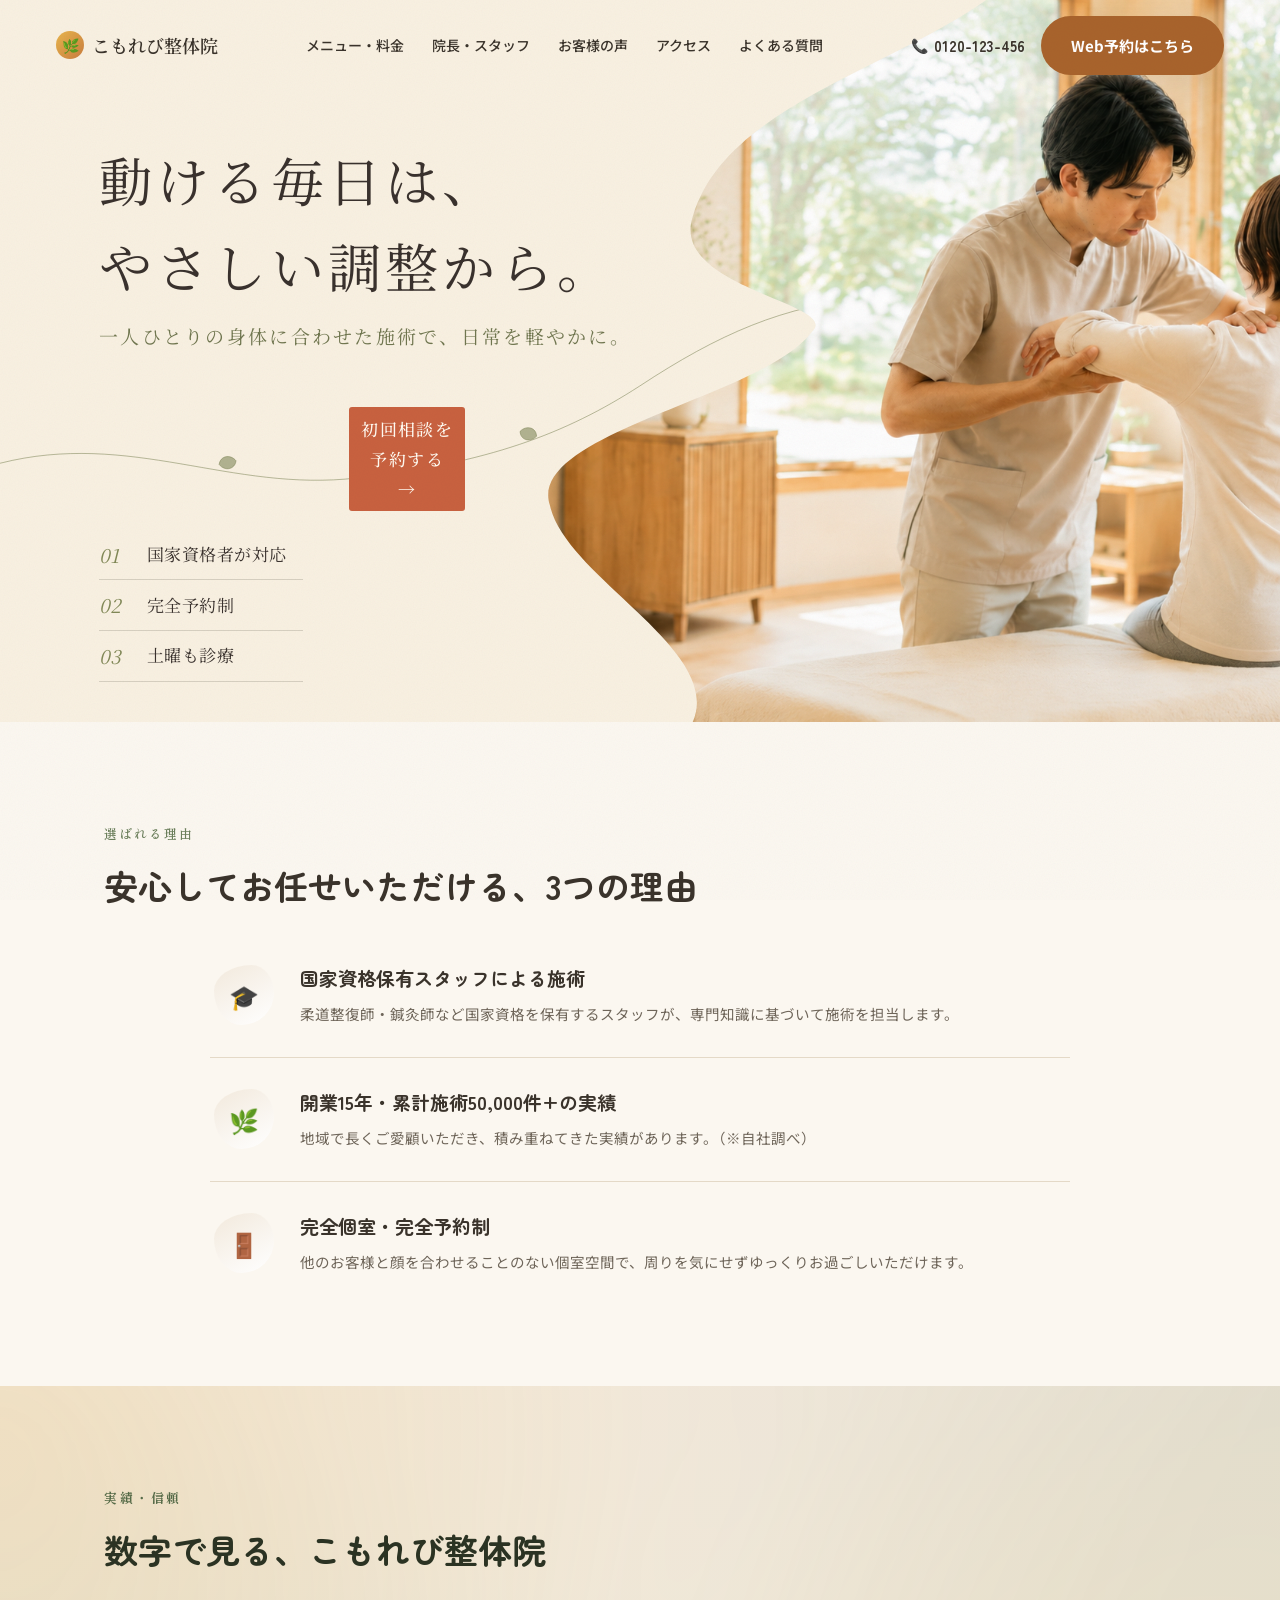
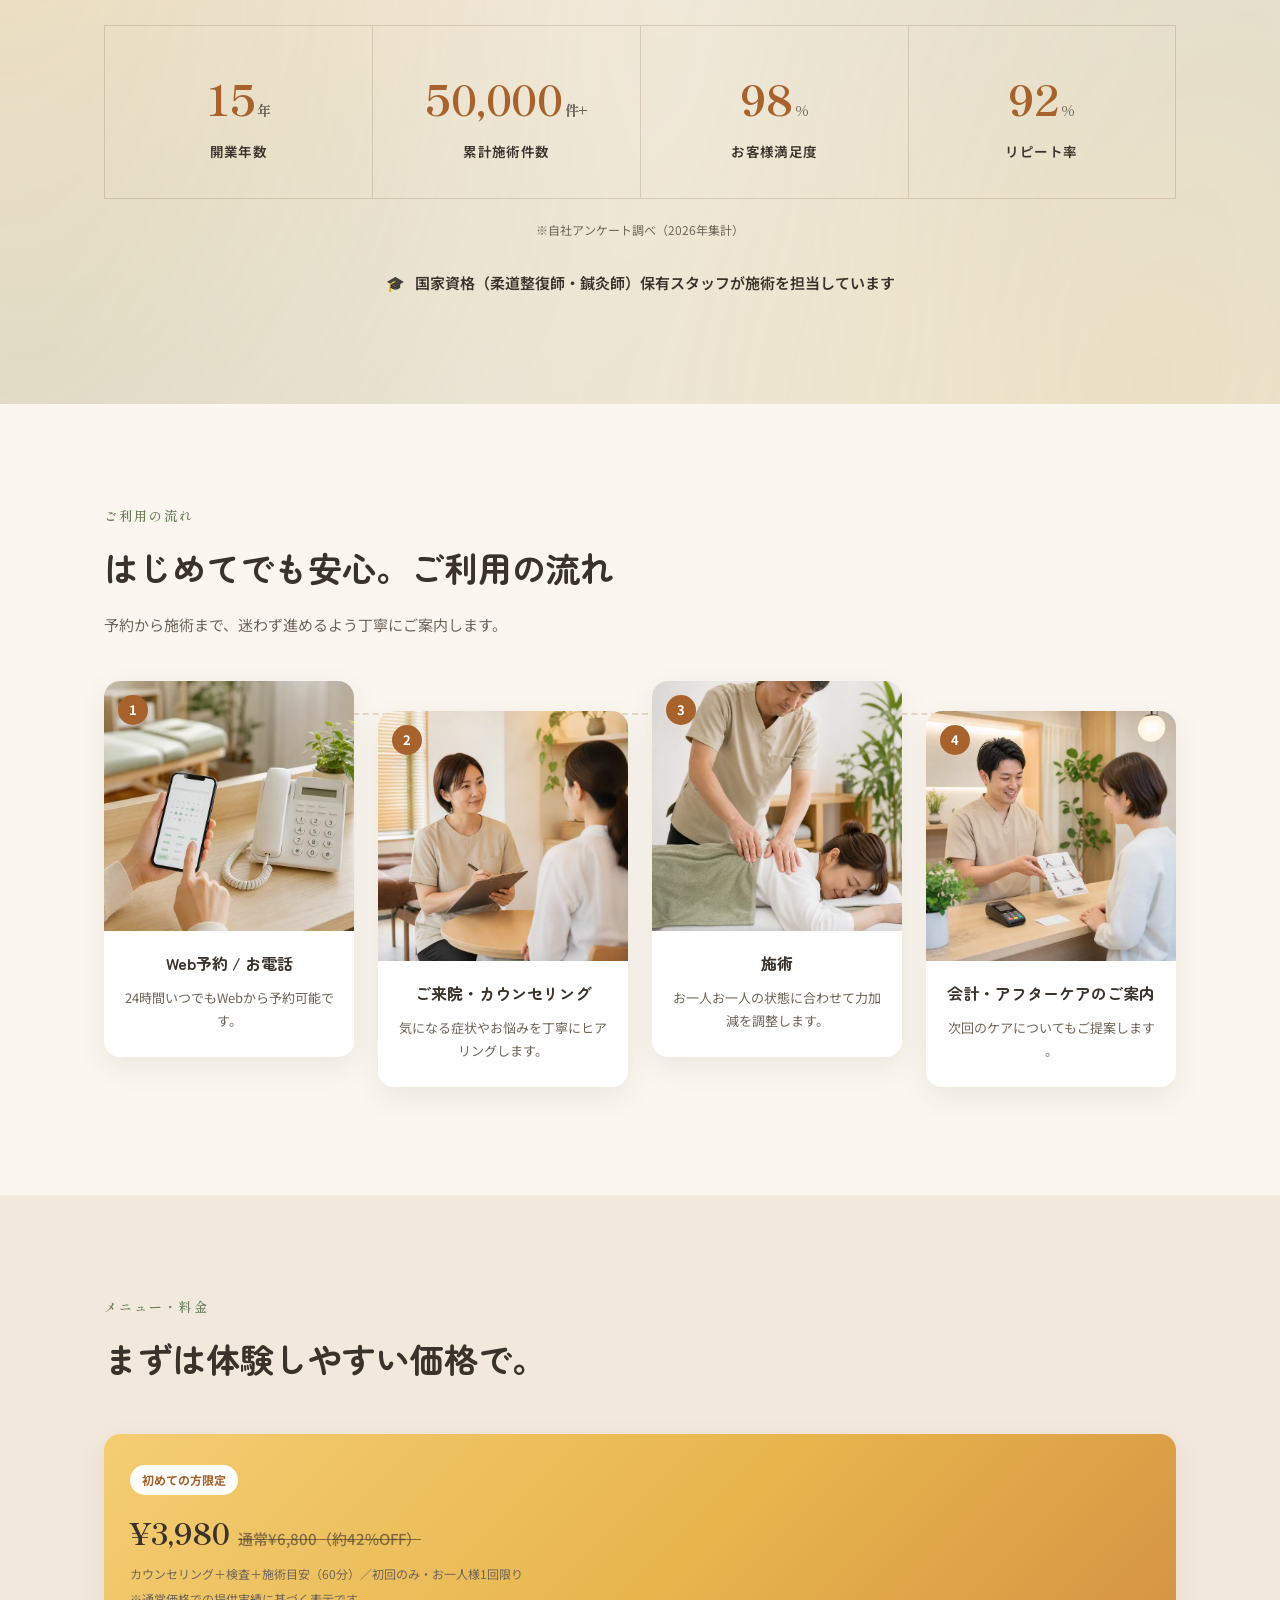
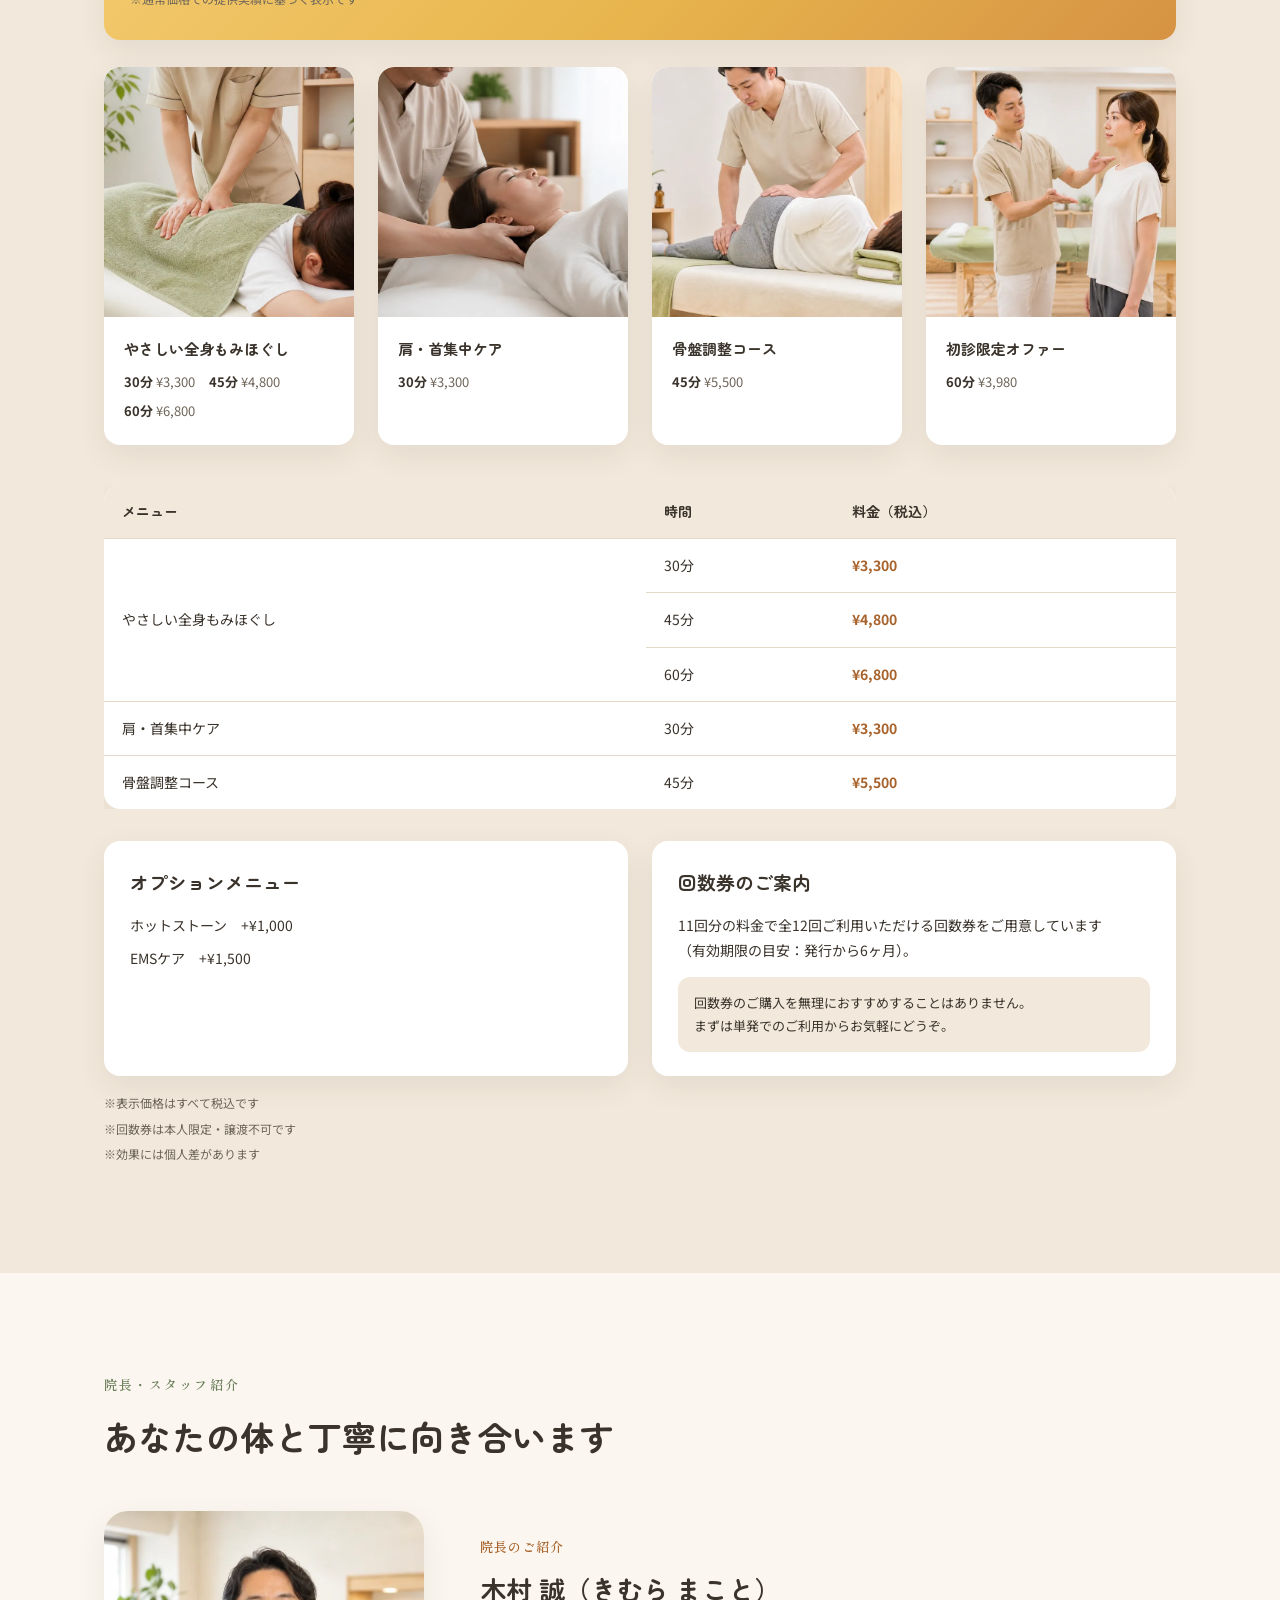
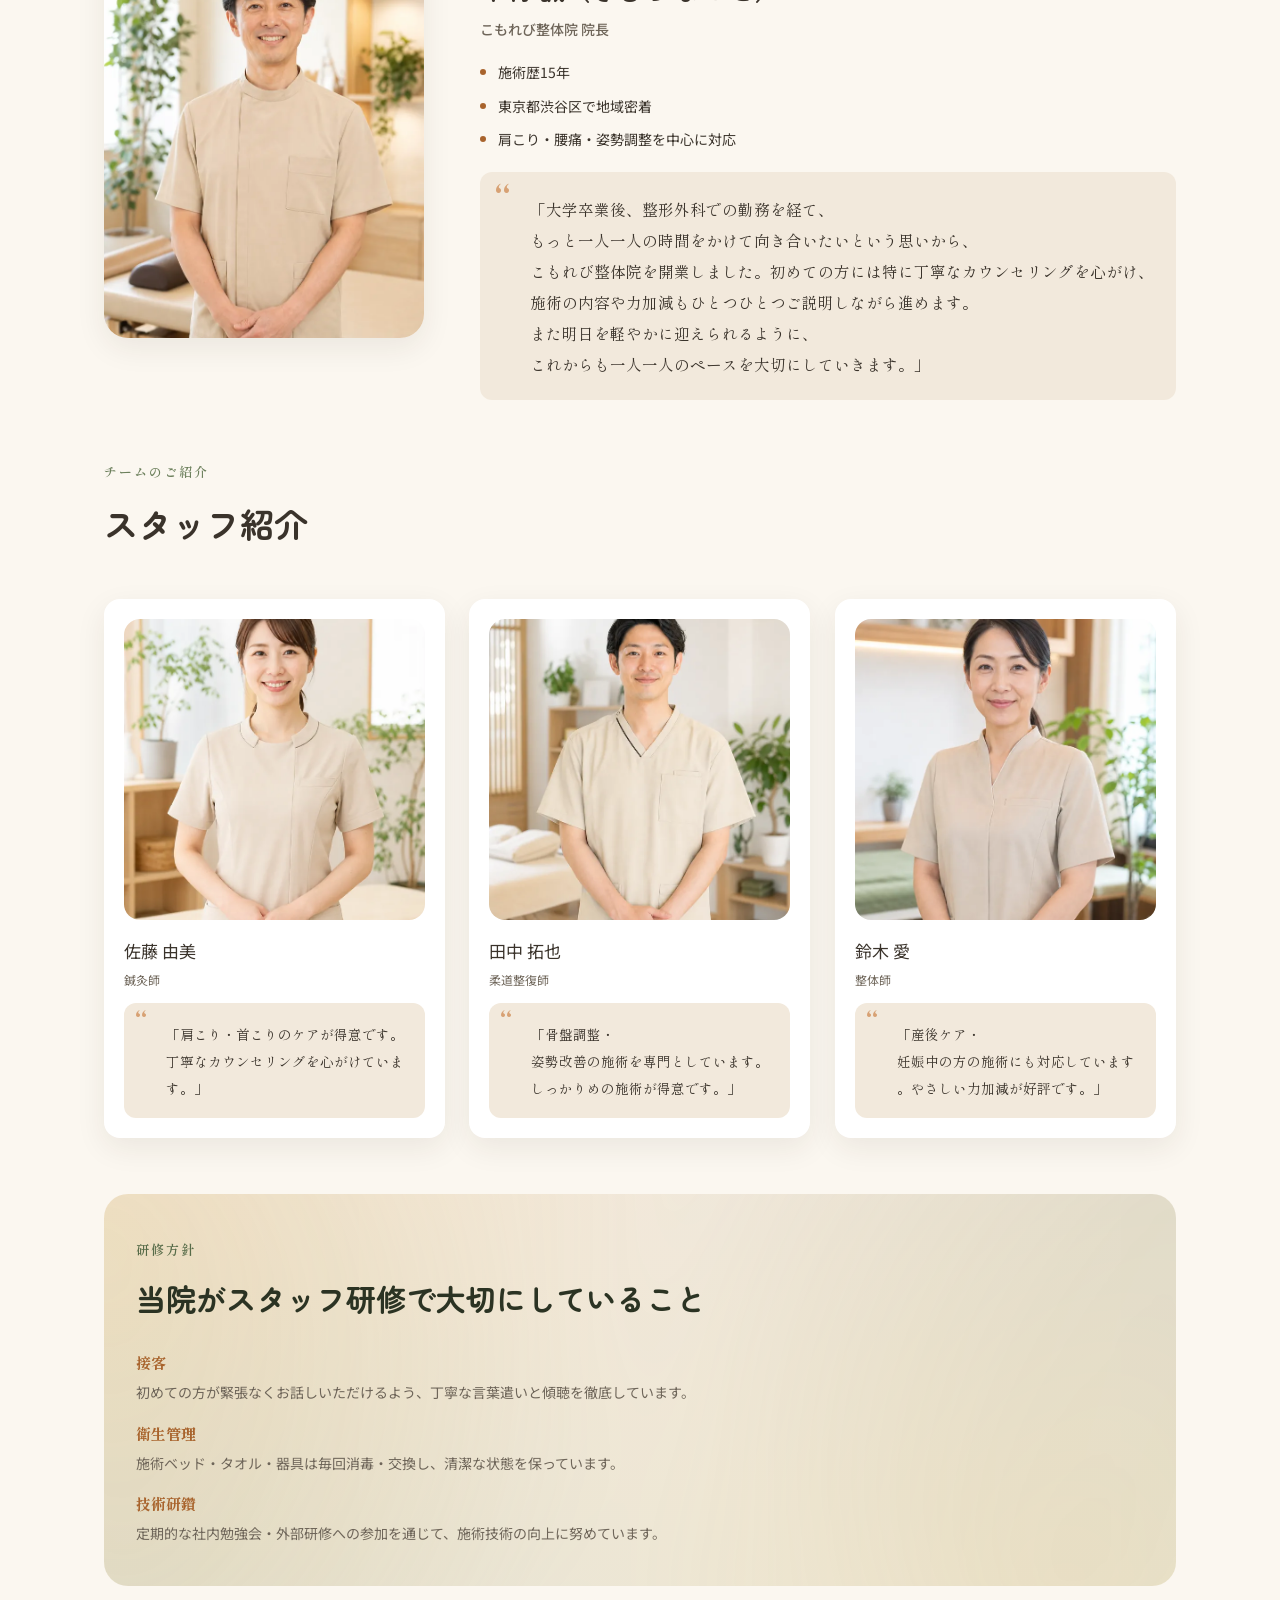
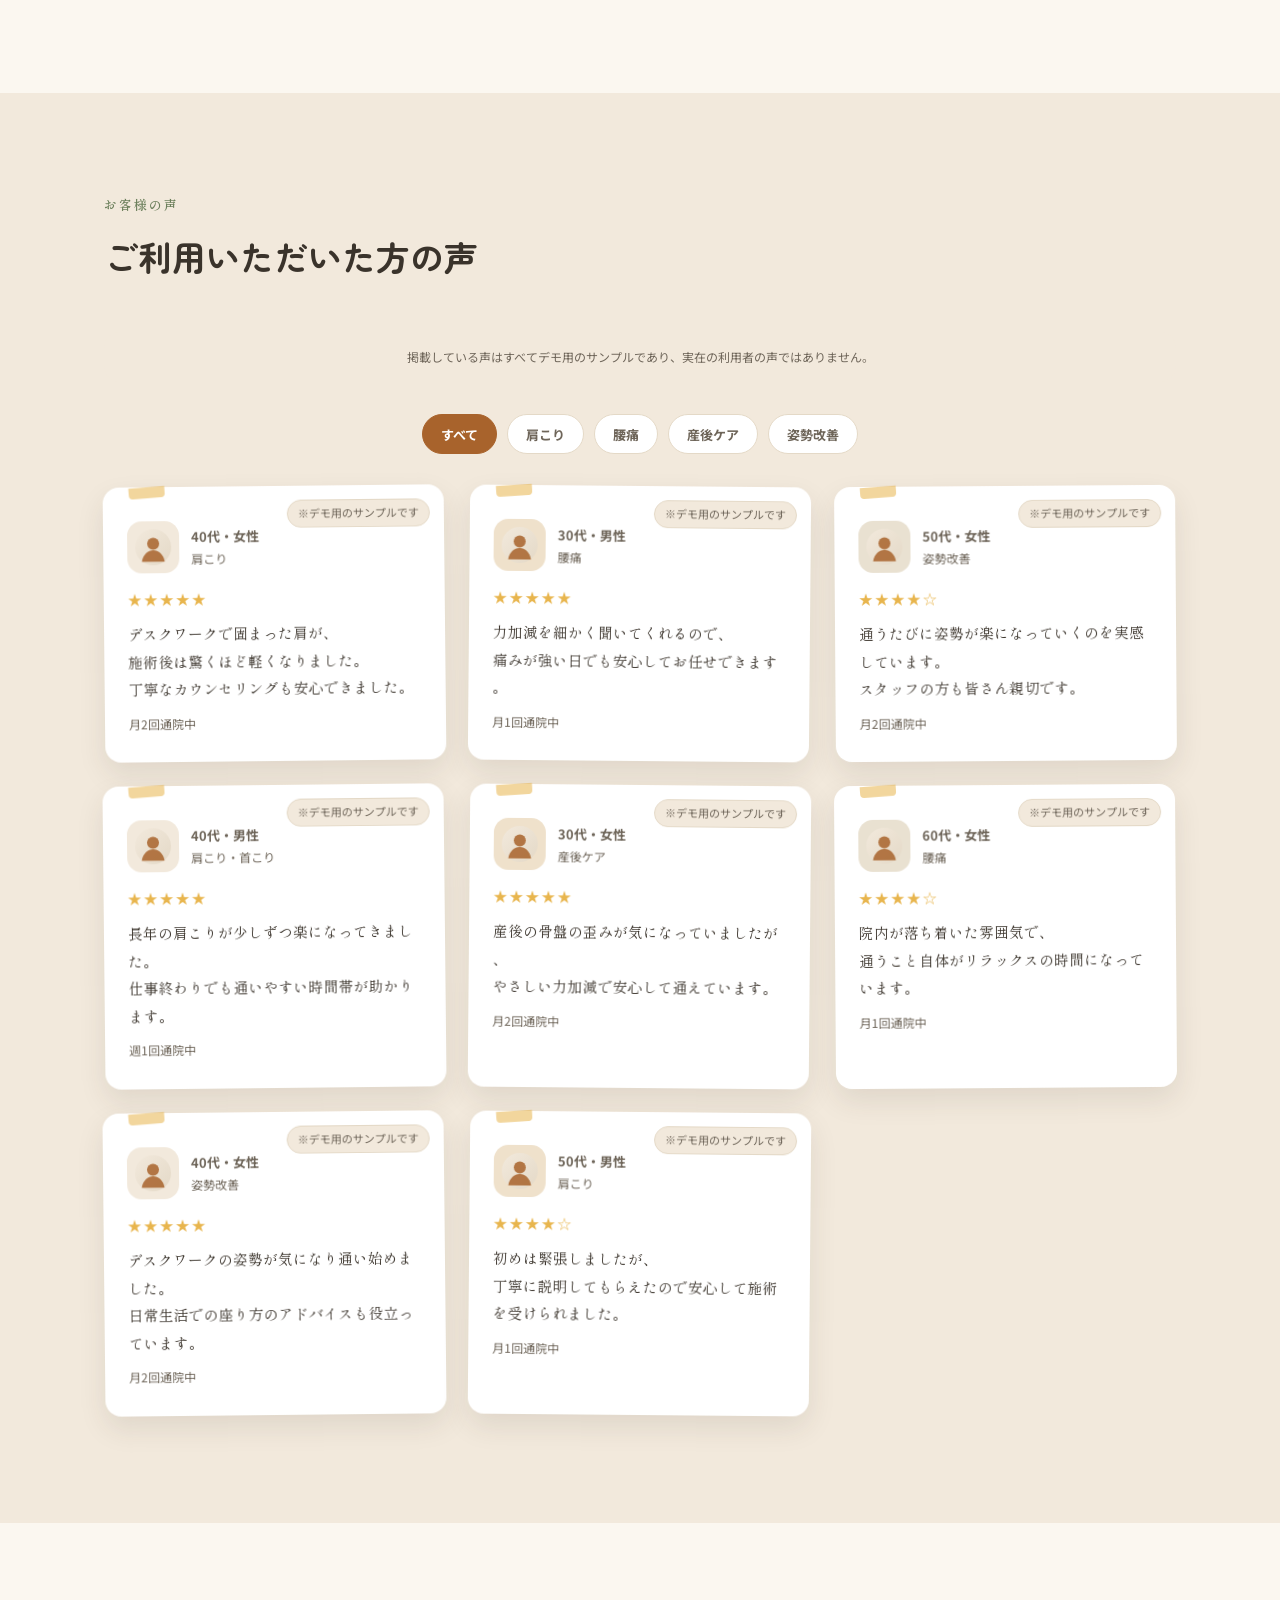
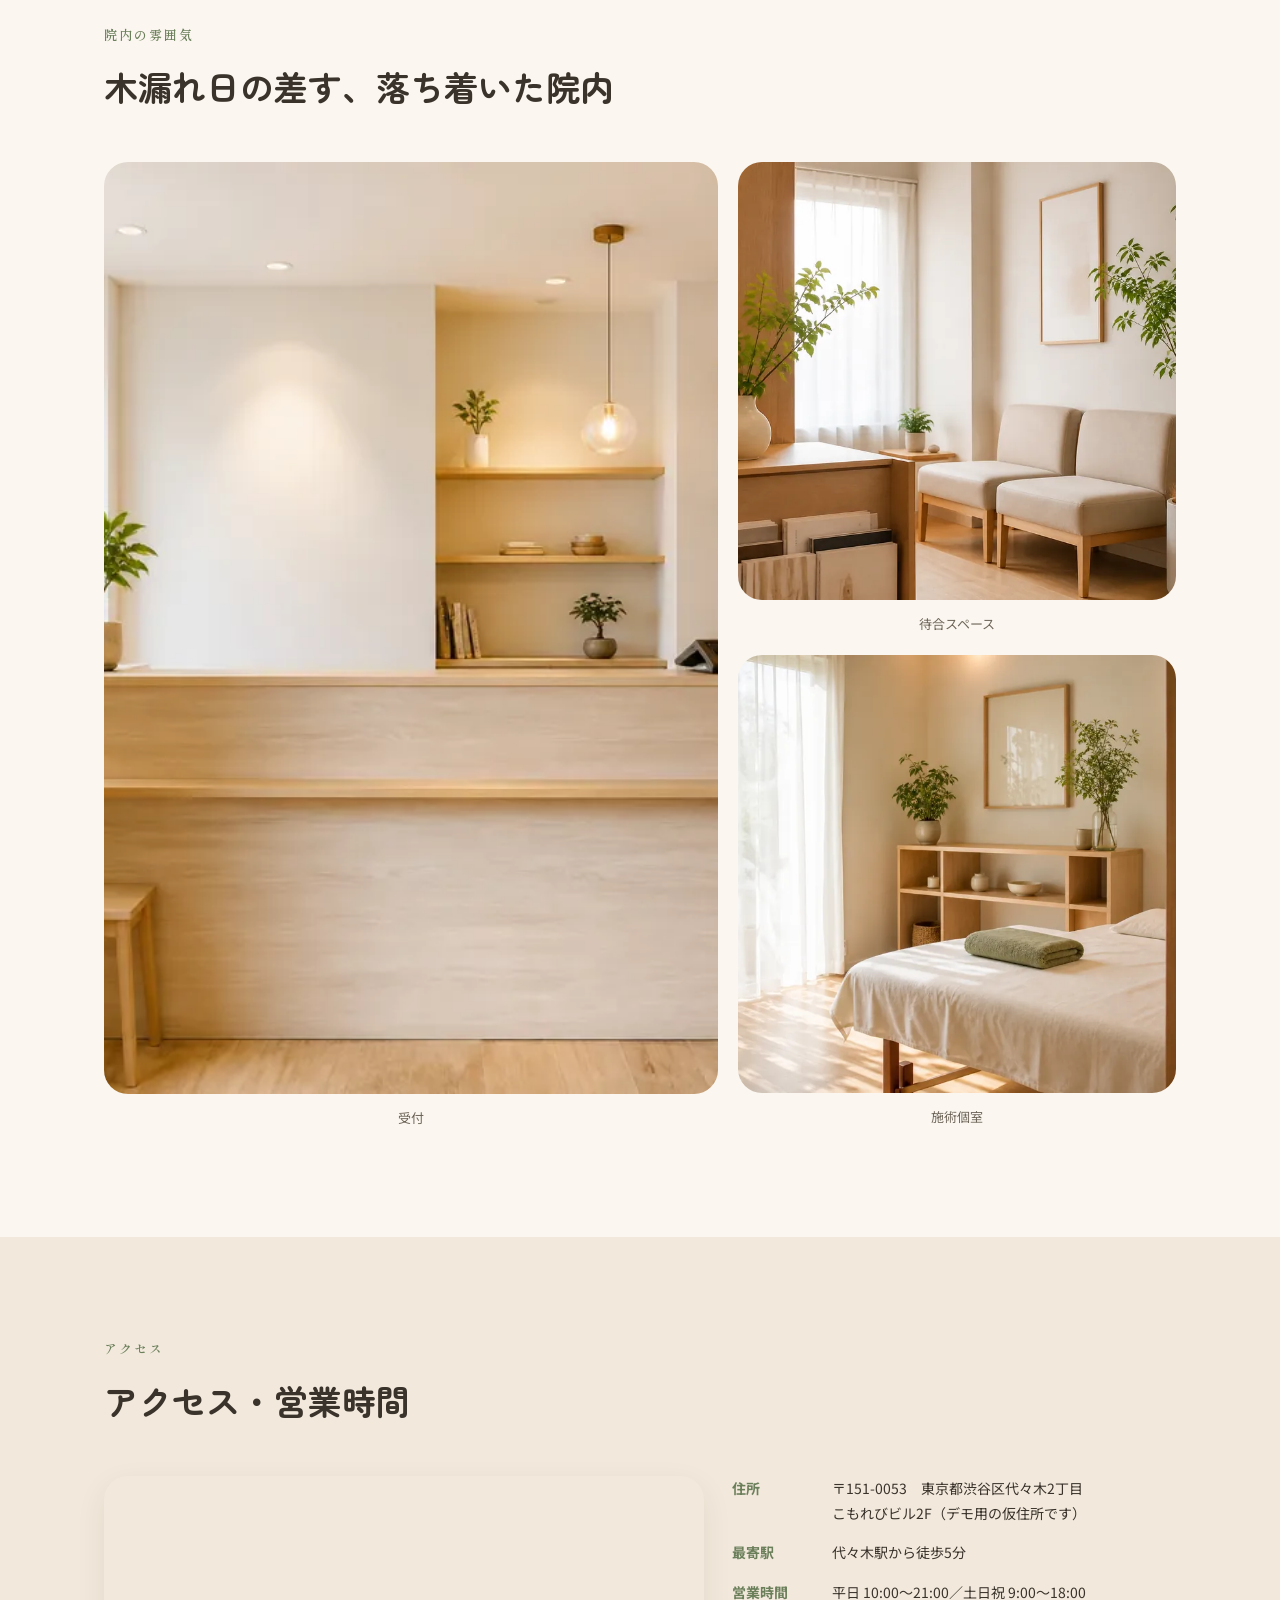
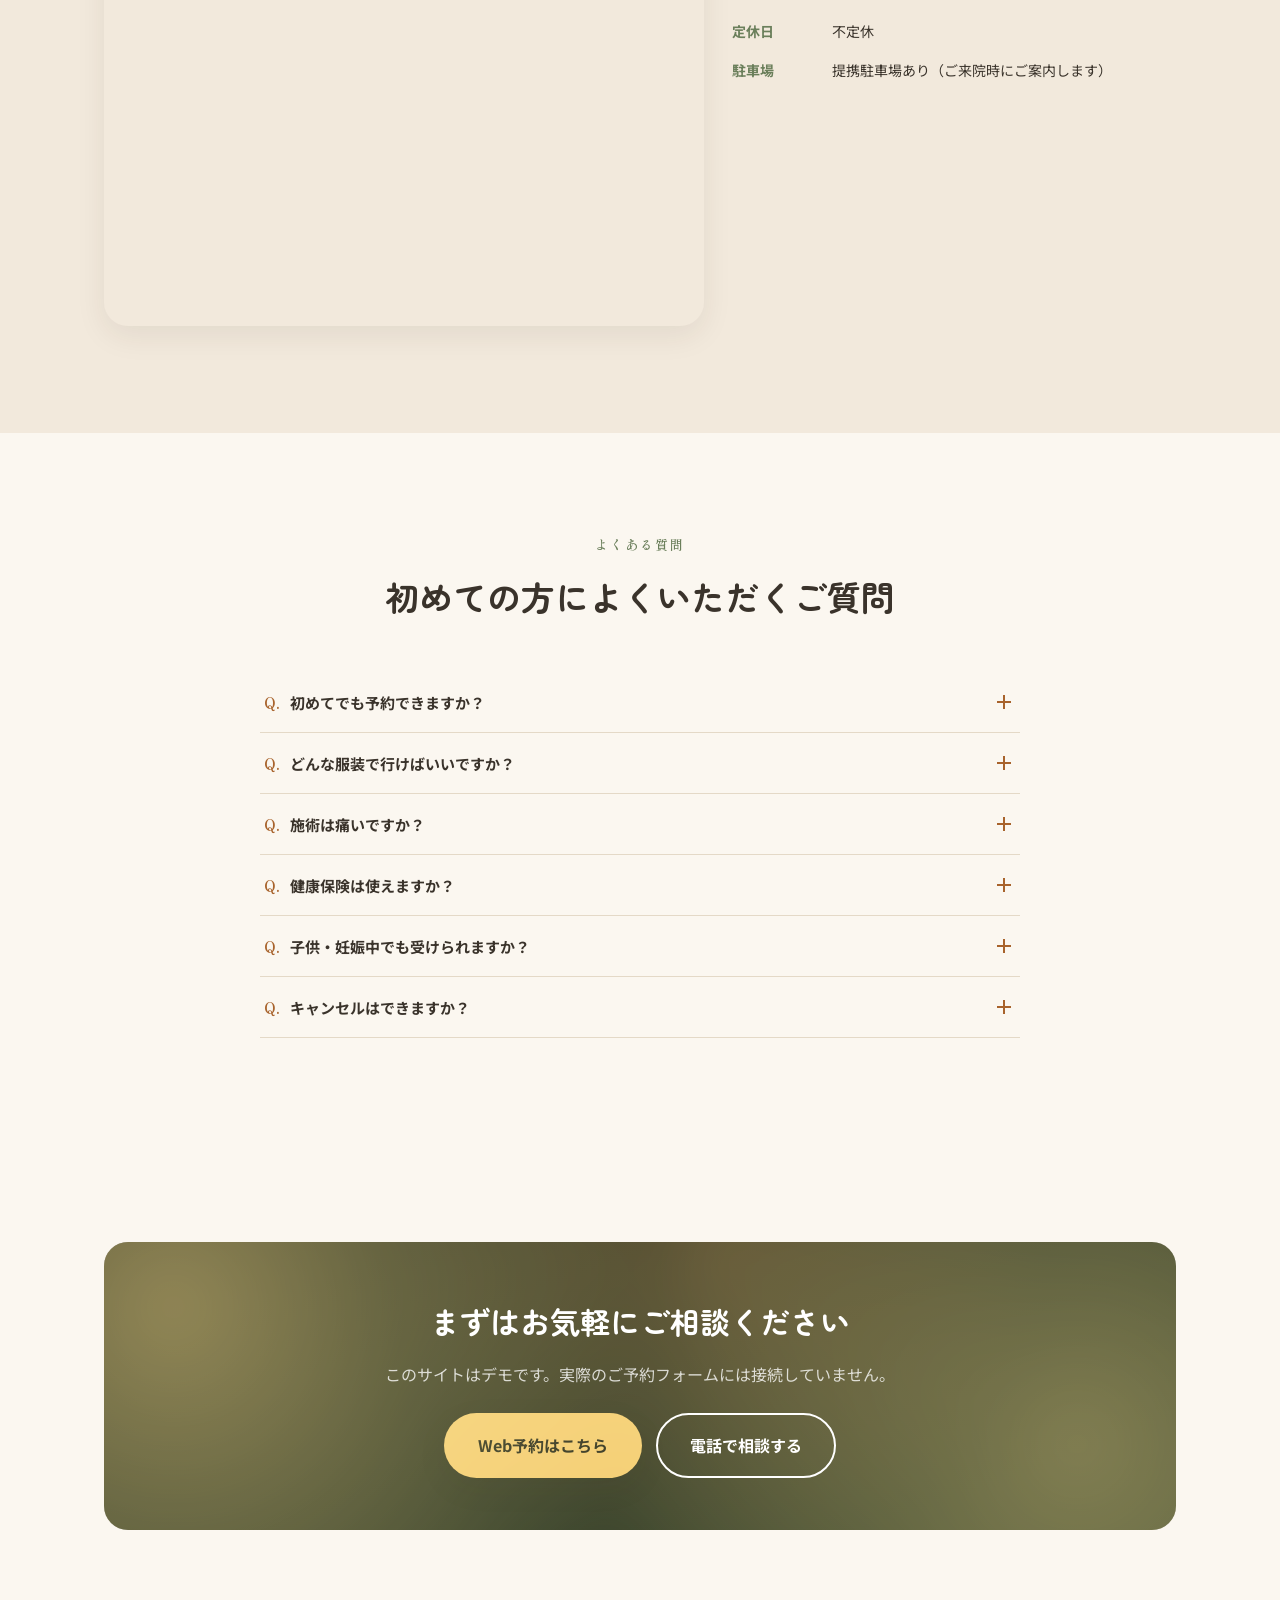
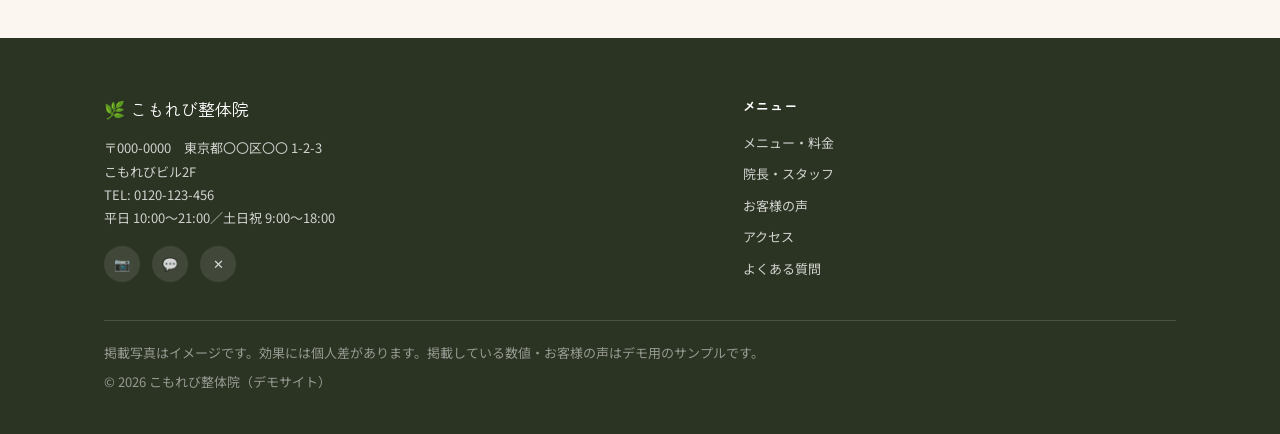
<file: index.html>
<!DOCTYPE html>
<html lang="ja">
<head>
<meta charset="UTF-8">
<meta name="viewport" content="width=device-width, initial-scale=1.0">
<title>こもれび整体院｜地域で頑張るあなたに、木漏れ日のようなやすらぎを</title>
<meta name="description" content="こもれび整体院は開業15年・累計施術50,000件以上の実績を持つ整体院です。国家資格保有スタッフが施術を担当。初めての方限定の初診割引もご用意しています。">
<meta property="og:title" content="こもれび整体院｜信頼と実績の整体院">
<meta property="og:description" content="国家資格保有スタッフが施術を担当。初めての方限定の初診割引もご用意しています。">
<meta property="og:type" content="website">
<meta property="og:image" content="https://komorebi-seitai-demo-40j.pages.dev/images/hero-main.webp">
<meta property="og:url" content="https://komorebi-seitai-demo-40j.pages.dev/">
<meta name="twitter:card" content="summary_large_image">
<link rel="icon" href="data:image/svg+xml,%3Csvg xmlns='http://www.w3.org/2000/svg' viewBox='0 0 32 32'%3E%3Cdefs%3E%3ClinearGradient id='g' x1='0' y1='0' x2='1' y2='1'%3E%3Cstop offset='0' stop-color='%23E8B54D'/%3E%3Cstop offset='1' stop-color='%23C97C3D'/%3E%3C/linearGradient%3E%3C/defs%3E%3Ccircle cx='16' cy='16' r='16' fill='url(%23g)'/%3E%3Cpath d='M16 6c-5 3-7 8-4 15 1-5 4-8 8-9-3 1-5 3-6 6 4-1 7-5 6-10-1 2-2 3-4 4 1-2 1-4 0-6z' fill='white' fill-opacity='0.92'/%3E%3C/svg%3E">
<link rel="preconnect" href="https://fonts.googleapis.com">
<link rel="preconnect" href="https://fonts.gstatic.com" crossorigin>
<link href="https://fonts.googleapis.com/css2?family=Zen+Maru+Gothic:wght@500;700;900&family=Shippori+Mincho:wght@500;600;700&family=Noto+Sans+JP:wght@400;500;700&family=Noto+Serif+JP:wght@400;500;600&display=swap" rel="stylesheet">
<link rel="stylesheet" href="css/style.css?v=17">
</head>
<body>

<a class="skip-link" href="#main-content">メインコンテンツへスキップ</a>

<header class="site-header">
  <div class="container">
    <a class="logo" href="index.html"><span class="leaf" aria-hidden="true">🌿</span>こもれび整体院</a>
    <nav class="main-nav" aria-label="グローバルナビゲーション">
      <ul>
        <li><a href="#price-summary">メニュー・料金</a></li>
        <li><a href="#staff-summary">院長・スタッフ</a></li>
        <li><a href="#voice-summary">お客様の声</a></li>
        <li><a href="#access">アクセス</a></li>
        <li><a href="#faq">よくある質問</a></li>
      </ul>
    </nav>
    <div class="header-actions">
      <a class="header-phone" href="tel:0120123456"><span aria-hidden="true">📞</span><span class="num">0120-123-456</span></a>
      <a class="btn btn--primary header-book-btn" href="#final-cta">Web予約はこちら</a>
      <button class="hamburger" aria-label="メニューを開く" aria-expanded="false"><span></span></button>
    </div>
  </div>
  <nav class="mobile-nav" aria-label="モバイルナビゲーション">
    <ul>
      <li><a href="#price-summary">メニュー・料金</a></li>
      <li><a href="#staff-summary">院長・スタッフ</a></li>
      <li><a href="#voice-summary">お客様の声</a></li>
      <li><a href="#access">アクセス</a></li>
      <li><a href="#faq">よくある質問</a></li>
    </ul>
    <a class="mobile-nav-phone" href="tel:0120123456">📞 0120-123-456（電話予約もOK）</a>
  </nav>
</header>

<main id="main-content">

  <!-- 5-2 Hero -->
  <section class="hero" id="hero">
    <svg width="0" height="0" style="position:absolute" aria-hidden="true" focusable="false">
      <defs>
        <clipPath id="hero-wave-clip" clipPathUnits="objectBoundingBox">
          <path d="M0.63,0 C0.50,0.10 0.30,0.15 0.26,0.30 C0.23,0.40 0.45,0.42 0.41,0.46 C0.35,0.55 0.05,0.60 0.08,0.70 C0.10,0.80 0.30,0.90 0.26,1 L1,1 L1,0 Z"/>
        </clipPath>
      </defs>
    </svg>

    <svg class="hero-flow-line" viewBox="0 0 1000 260" preserveAspectRatio="none" aria-hidden="true" focusable="false">
      <path d="M0 105 C150 60, 265 145, 410 125 C560 105, 650 65, 735 0 C825 -70, 900 -110, 1000 -120"/>
      <g class="flow-leaf" transform="translate(250,100) rotate(-15)"><path d="M0,7 C4,-4 16,-4 20,7 C16,18 4,18 0,7 Z"/></g>
      <g class="flow-leaf" transform="translate(600,55) rotate(20)"><path d="M0,7 C4,-4 16,-4 20,7 C16,18 4,18 0,7 Z"/></g>
    </svg>

    <div class="hero-photo">
      <img src="images/hero-photo.png" alt="施術者が利用者の肩と腕をやさしく調整している様子" width="1600" height="1200">
    </div>

    <div class="hero-content reveal">
      <h1 class="hero-title">動ける毎日は、<br>やさしい調整から。</h1>
      <p class="hero-description">一人ひとりの身体に合わせた施術で、日常を軽やかに。</p>
    </div>

    <a class="hero-cta" href="#final-cta">初回相談を<br>予約する <span aria-hidden="true">→</span></a>

    <ol class="hero-features">
      <li class="hero-feature"><span class="hero-feature-number">01</span><span class="hero-feature-text">国家資格者が対応</span></li>
      <li class="hero-feature"><span class="hero-feature-number">02</span><span class="hero-feature-text">完全予約制</span></li>
      <li class="hero-feature"><span class="hero-feature-number">03</span><span class="hero-feature-text">土曜も診療</span></li>
    </ol>
  </section>

  <!-- 5-3 選ばれる理由 -->
  <section class="section" id="reasons">
    <div class="container">
      <div class="section-head reveal">
        <span class="eyebrow">選ばれる理由</span>
        <h2>安心してお任せいただける、3つの理由</h2>
      </div>
      <div class="reasons-list">
        <div class="reason-item reveal">
          <div class="reason-icon" aria-hidden="true">🎓</div>
          <div class="reason-body">
            <h3>国家資格保有スタッフによる施術</h3>
            <p>柔道整復師・鍼灸師など国家資格を保有するスタッフが、専門知識に基づいて施術を担当します。</p>
          </div>
        </div>
        <div class="reason-item reveal">
          <div class="reason-icon" aria-hidden="true">🌿</div>
          <div class="reason-body">
            <h3>開業15年・累計施術50,000件+の実績</h3>
            <p>地域で長くご愛顧いただき、積み重ねてきた実績があります。（※自社調べ）</p>
          </div>
        </div>
        <div class="reason-item reveal">
          <div class="reason-icon" aria-hidden="true">🚪</div>
          <div class="reason-body">
            <h3>完全個室・完全予約制</h3>
            <p>他のお客様と顔を合わせることのない個室空間で、周りを気にせずゆっくりお過ごしいただけます。</p>
          </div>
        </div>
      </div>
    </div>
  </section>

  <!-- 5-4 実績・信頼セクション -->
  <section class="section stats-band" id="stats">
    <div class="container">
      <div class="section-head reveal">
        <span class="eyebrow">実績・信頼</span>
        <h2>数字で見る、こもれび整体院</h2>
      </div>
      <div class="stats-row">
        <div class="stat-block reveal"><span class="value">15<span class="unit">年</span></span><span class="label">開業年数</span></div>
        <div class="stat-block reveal"><span class="value">50,000<span class="unit">件+</span></span><span class="label">累計施術件数</span></div>
        <div class="stat-block reveal"><span class="value">98<span class="unit">%</span></span><span class="label">お客様満足度</span></div>
        <div class="stat-block reveal"><span class="value">92<span class="unit">%</span></span><span class="label">リピート率</span></div>
      </div>
      <p class="source-note">※自社アンケート調べ（2026年集計）</p>
      <p class="cert-note"><span aria-hidden="true">🎓</span>国家資格（柔道整復師・鍼灸師）保有スタッフが施術を担当しています</p>
    </div>
  </section>

  <!-- 5-5 ご利用の流れ -->
  <section class="section" id="flow">
    <div class="container">
      <div class="section-head reveal">
        <span class="eyebrow">ご利用の流れ</span>
        <h2>はじめてでも安心。ご利用の流れ</h2>
        <p>予約から施術まで、迷わず進めるよう丁寧にご案内します。</p>
      </div>
      <div class="flow-grid">
        <div class="flow-step reveal">
          <span class="flow-num" aria-hidden="true"></span>
          <img src="images/flow-1.webp" alt="Web予約またはお電話でのご予約" loading="lazy">
          <div class="step-body">
            <h3>Web予約 / お電話</h3>
            <p>24時間いつでもWebから予約可能です。</p>
          </div>
        </div>
        <div class="flow-step reveal">
          <span class="flow-num" aria-hidden="true"></span>
          <img src="images/flow-2.webp" alt="ご来院・カウンセリング" loading="lazy">
          <div class="step-body">
            <h3>ご来院・カウンセリング</h3>
            <p>気になる症状やお悩みを丁寧にヒアリングします。</p>
          </div>
        </div>
        <div class="flow-step reveal">
          <span class="flow-num" aria-hidden="true"></span>
          <img src="images/flow-3.webp" alt="施術" loading="lazy">
          <div class="step-body">
            <h3>施術</h3>
            <p>お一人お一人の状態に合わせて力加減を調整します。</p>
          </div>
        </div>
        <div class="flow-step reveal">
          <span class="flow-num" aria-hidden="true"></span>
          <img src="images/flow-4.webp" alt="会計・アフターケアのご案内" loading="lazy">
          <div class="step-body">
            <h3>会計・アフターケアのご案内</h3>
            <p>次回のケアについてもご提案します。</p>
          </div>
        </div>
      </div>
    </div>
  </section>

  <!-- 5-6 メニュー・料金 -->
  <section class="section section--alt" id="price-summary">
    <div class="container">
      <div class="section-head reveal">
        <span class="eyebrow">メニュー・料金</span>
        <h2>まずは体験しやすい価格で。</h2>
      </div>

      <div class="offer-card reveal">
        <div>
          <span class="tag">初めての方限定</span>
          <div class="price">¥3,980<span class="strike">通常¥6,800（約42%OFF）</span></div>
          <p class="footnote">カウンセリング＋検査＋施術目安（60分）／初回のみ・お一人様1回限り</p>
          <p class="footnote">※通常価格での提供実績に基づく表示です</p>
        </div>
      </div>

      <div class="grid grid--4 mb-40">
        <div class="card menu-card reveal">
          <img src="images/menu-thumb-1.webp" alt="やさしい全身もみほぐし" loading="lazy">
          <div class="body">
            <h3>やさしい全身もみほぐし</h3>
            <div class="price-list">
              <span><strong>30分</strong> ¥3,300</span>
              <span><strong>45分</strong> ¥4,800</span>
              <span><strong>60分</strong> ¥6,800</span>
            </div>
          </div>
        </div>
        <div class="card menu-card reveal">
          <img src="images/menu-thumb-2.webp" alt="肩・首集中ケア" loading="lazy">
          <div class="body">
            <h3>肩・首集中ケア</h3>
            <div class="price-list"><span><strong>30分</strong> ¥3,300</span></div>
          </div>
        </div>
        <div class="card menu-card reveal">
          <img src="images/menu-thumb-3.webp" alt="骨盤調整コース" loading="lazy">
          <div class="body">
            <h3>骨盤調整コース</h3>
            <div class="price-list"><span><strong>45分</strong> ¥5,500</span></div>
          </div>
        </div>
        <div class="card menu-card reveal">
          <img src="images/menu-thumb-4.webp" alt="初診カウンセリング" loading="lazy">
          <div class="body">
            <h3>初診限定オファー</h3>
            <div class="price-list"><span><strong>60分</strong> ¥3,980</span></div>
          </div>
        </div>
      </div>

      <div class="table-scroll reveal">
        <table class="price-table">
          <thead>
            <tr><th>メニュー</th><th>時間</th><th>料金（税込）</th></tr>
          </thead>
          <tbody>
            <tr><td rowspan="3">やさしい全身もみほぐし</td><td>30分</td><td class="price">¥3,300</td></tr>
            <tr><td>45分</td><td class="price">¥4,800</td></tr>
            <tr><td>60分</td><td class="price">¥6,800</td></tr>
            <tr><td>肩・首集中ケア</td><td>30分</td><td class="price">¥3,300</td></tr>
            <tr><td>骨盤調整コース</td><td>45分</td><td class="price">¥5,500</td></tr>
          </tbody>
        </table>
      </div>

      <div class="grid grid--2 mt-32">
        <div class="option-list reveal">
          <h3>オプションメニュー</h3>
          <ul>
            <li>ホットストーン　+¥1,000</li>
            <li>EMSケア　+¥1,500</li>
          </ul>
        </div>
        <div class="ticket-box reveal">
          <h3>回数券のご案内</h3>
          <p>11回分の料金で全12回ご利用いただける回数券をご用意しています（有効期限の目安：発行から6ヶ月）。</p>
          <div class="reassure">回数券のご購入を無理におすすめすることはありません。まずは単発でのご利用からお気軽にどうぞ。</div>
        </div>
      </div>

      <div class="note-list">
        <p>※表示価格はすべて税込です</p>
        <p>※回数券は本人限定・譲渡不可です</p>
        <p>※効果には個人差があります</p>
      </div>
    </div>
  </section>

  <!-- 5-7 院長・スタッフ -->
  <section class="section" id="staff-summary">
    <div class="container">
      <div class="section-head reveal">
        <span class="eyebrow">院長・スタッフ紹介</span>
        <h2>あなたの体と丁寧に向き合います</h2>
      </div>

      <div class="director-block reveal">
        <img src="images/staff-director.webp" alt="院長 木村誠" loading="lazy">
        <div class="director-content">
          <span class="profile-eyebrow">院長のご紹介</span>
          <p class="name">木村 誠（きむら まこと）</p>
          <p class="qual">こもれび整体院 院長</p>
          <ul class="profile-facts">
            <li>施術歴15年</li>
            <li>東京都渋谷区で地域密着</li>
            <li>肩こり・腰痛・姿勢調整を中心に対応</li>
          </ul>
          <div class="profile-quote">「大学卒業後、整形外科での勤務を経て、もっと一人一人の時間をかけて向き合いたいという思いから、こもれび整体院を開業しました。初めての方には特に丁寧なカウンセリングを心がけ、施術の内容や力加減もひとつひとつご説明しながら進めます。また明日を軽やかに迎えられるように、これからも一人一人のペースを大切にしていきます。」</div>
        </div>
      </div>

      <div class="section-head reveal mt-56">
        <span class="eyebrow">チームのご紹介</span>
        <h2>スタッフ紹介</h2>
      </div>
      <div class="grid grid--3">
        <div class="staff-card reveal">
          <img src="images/staff-sub-1.webp" alt="スタッフ 佐藤" loading="lazy">
          <p class="name">佐藤 由美</p>
          <p class="qual">鍼灸師</p>
          <div class="profile-quote">「肩こり・首こりのケアが得意です。丁寧なカウンセリングを心がけています。」</div>
        </div>
        <div class="staff-card reveal">
          <img src="images/staff-sub-2.webp" alt="スタッフ 田中" loading="lazy">
          <p class="name">田中 拓也</p>
          <p class="qual">柔道整復師</p>
          <div class="profile-quote">「骨盤調整・姿勢改善の施術を専門としています。しっかりめの施術が得意です。」</div>
        </div>
        <div class="staff-card reveal">
          <img src="images/staff-sub-3.webp" alt="スタッフ 鈴木" loading="lazy">
          <p class="name">鈴木 愛</p>
          <p class="qual">整体師</p>
          <div class="profile-quote">「産後ケア・妊娠中の方の施術にも対応しています。やさしい力加減が好評です。」</div>
        </div>
      </div>

      <div class="training-block reveal mt-56">
        <div class="section-head">
          <span class="eyebrow">研修方針</span>
          <h2>当院がスタッフ研修で大切にしていること</h2>
        </div>
        <ul>
          <li><strong>接客</strong>初めての方が緊張なくお話しいただけるよう、丁寧な言葉遣いと傾聴を徹底しています。</li>
          <li><strong>衛生管理</strong>施術ベッド・タオル・器具は毎回消毒・交換し、清潔な状態を保っています。</li>
          <li><strong>技術研鑽</strong>定期的な社内勉強会・外部研修への参加を通じて、施術技術の向上に努めています。</li>
        </ul>
      </div>
    </div>
  </section>

  <!-- 5-8 お客様の声 -->
  <section class="section section--alt" id="voice-summary">
    <div class="container">
      <div class="section-head reveal">
        <span class="eyebrow">お客様の声</span>
        <h2>ご利用いただいた方の声</h2>
      </div>

      <div class="voice-disclaimer reveal">
        掲載している声はすべてデモ用のサンプルであり、実在の利用者の声ではありません。
      </div>

      <div class="filter-tabs reveal">
        <button class="is-active" data-filter="all">すべて</button>
        <button data-filter="肩こり">肩こり</button>
        <button data-filter="腰痛">腰痛</button>
        <button data-filter="産後ケア">産後ケア</button>
        <button data-filter="姿勢改善">姿勢改善</button>
      </div>

      <div class="grid grid--3">

        <div class="card voice-card reveal" data-voice-tag="肩こり">
          <span class="demo-label">※デモ用のサンプルです</span>
          <div class="voice-head">
            <img src="images/voice-avatar-generic.svg" alt="" loading="lazy">
            <div><p class="who">40代・女性</p><p class="tag">肩こり</p></div>
          </div>
          <div class="stars" aria-label="評価5段階中5">★★★★★</div>
          <p class="comment">デスクワークで固まった肩が、施術後は驚くほど軽くなりました。丁寧なカウンセリングも安心できました。</p>
          <p class="freq">月2回通院中</p>
        </div>

        <div class="card voice-card reveal" data-voice-tag="腰痛">
          <span class="demo-label">※デモ用のサンプルです</span>
          <div class="voice-head">
            <img src="images/voice-avatar-generic.svg" alt="" loading="lazy">
            <div><p class="who">30代・男性</p><p class="tag">腰痛</p></div>
          </div>
          <div class="stars" aria-label="評価5段階中5">★★★★★</div>
          <p class="comment">力加減を細かく聞いてくれるので、痛みが強い日でも安心してお任せできます。</p>
          <p class="freq">月1回通院中</p>
        </div>

        <div class="card voice-card reveal" data-voice-tag="姿勢改善">
          <span class="demo-label">※デモ用のサンプルです</span>
          <div class="voice-head">
            <img src="images/voice-avatar-generic.svg" alt="" loading="lazy">
            <div><p class="who">50代・女性</p><p class="tag">姿勢改善</p></div>
          </div>
          <div class="stars" aria-label="評価5段階中5">★★★★☆</div>
          <p class="comment">通うたびに姿勢が楽になっていくのを実感しています。スタッフの方も皆さん親切です。</p>
          <p class="freq">月2回通院中</p>
        </div>

        <div class="card voice-card reveal" data-voice-tag="肩こり">
          <span class="demo-label">※デモ用のサンプルです</span>
          <div class="voice-head">
            <img src="images/voice-avatar-generic.svg" alt="" loading="lazy">
            <div><p class="who">40代・男性</p><p class="tag">肩こり・首こり</p></div>
          </div>
          <div class="stars" aria-label="評価5段階中5">★★★★★</div>
          <p class="comment">長年の肩こりが少しずつ楽になってきました。仕事終わりでも通いやすい時間帯が助かります。</p>
          <p class="freq">週1回通院中</p>
        </div>

        <div class="card voice-card reveal" data-voice-tag="産後ケア">
          <span class="demo-label">※デモ用のサンプルです</span>
          <div class="voice-head">
            <img src="images/voice-avatar-generic.svg" alt="" loading="lazy">
            <div><p class="who">30代・女性</p><p class="tag">産後ケア</p></div>
          </div>
          <div class="stars" aria-label="評価5段階中5">★★★★★</div>
          <p class="comment">産後の骨盤の歪みが気になっていましたが、やさしい力加減で安心して通えています。</p>
          <p class="freq">月2回通院中</p>
        </div>

        <div class="card voice-card reveal" data-voice-tag="腰痛">
          <span class="demo-label">※デモ用のサンプルです</span>
          <div class="voice-head">
            <img src="images/voice-avatar-generic.svg" alt="" loading="lazy">
            <div><p class="who">60代・女性</p><p class="tag">腰痛</p></div>
          </div>
          <div class="stars" aria-label="評価5段階中5">★★★★☆</div>
          <p class="comment">院内が落ち着いた雰囲気で、通うこと自体がリラックスの時間になっています。</p>
          <p class="freq">月1回通院中</p>
        </div>

        <div class="card voice-card reveal" data-voice-tag="姿勢改善">
          <span class="demo-label">※デモ用のサンプルです</span>
          <div class="voice-head">
            <img src="images/voice-avatar-generic.svg" alt="" loading="lazy">
            <div><p class="who">40代・女性</p><p class="tag">姿勢改善</p></div>
          </div>
          <div class="stars" aria-label="評価5段階中5">★★★★★</div>
          <p class="comment">デスクワークの姿勢が気になり通い始めました。日常生活での座り方のアドバイスも役立っています。</p>
          <p class="freq">月2回通院中</p>
        </div>

        <div class="card voice-card reveal" data-voice-tag="肩こり">
          <span class="demo-label">※デモ用のサンプルです</span>
          <div class="voice-head">
            <img src="images/voice-avatar-generic.svg" alt="" loading="lazy">
            <div><p class="who">50代・男性</p><p class="tag">肩こり</p></div>
          </div>
          <div class="stars" aria-label="評価5段階中5">★★★★☆</div>
          <p class="comment">初めは緊張しましたが、丁寧に説明してもらえたので安心して施術を受けられました。</p>
          <p class="freq">月1回通院中</p>
        </div>

      </div>
    </div>
  </section>

  <!-- 5-9 院内の雰囲気 -->
  <section class="section" id="gallery">
    <div class="container">
      <div class="section-head reveal">
        <span class="eyebrow">院内の雰囲気</span>
        <h2>木漏れ日の差す、落ち着いた院内</h2>
      </div>
      <div class="grid grid--3">
        <div class="gallery-item reveal">
          <img src="images/interior-1.webp" alt="受付の様子" loading="lazy">
          <p class="caption">受付</p>
        </div>
        <div class="gallery-item reveal">
          <img src="images/interior-2.webp" alt="待合スペースの様子" loading="lazy">
          <p class="caption">待合スペース</p>
        </div>
        <div class="gallery-item reveal">
          <img src="images/interior-3.webp" alt="施術個室の様子" loading="lazy">
          <p class="caption">施術個室</p>
        </div>
      </div>
    </div>
  </section>

  <!-- 5-10 アクセス・営業時間 -->
  <section class="section section--alt" id="access">
    <div class="container">
      <div class="section-head reveal">
        <span class="eyebrow">アクセス</span>
        <h2>アクセス・営業時間</h2>
      </div>
      <div class="access-grid">
        <div class="map-embed reveal">
          <iframe
            src="https://www.google.com/maps?q=%E6%9D%B1%E4%BA%AC%E9%83%BD%E6%B8%8B%E8%B0%B7%E5%8C%BA%E4%BB%A3%E3%80%85%E6%9C%A8&output=embed"
            loading="lazy"
            referrerpolicy="no-referrer-when-downgrade"
            title="こもれび整体院 アクセスマップ（デモ用：東京都渋谷区代々木エリア）"></iframe>
        </div>
        <div class="access-info reveal">
          <dl>
            <dt>住所</dt>
            <dd>〒151-0053　東京都渋谷区代々木2丁目 こもれびビル2F（デモ用の仮住所です）</dd>
            <dt>最寄駅</dt>
            <dd>代々木駅から徒歩5分</dd>
            <dt>営業時間</dt>
            <dd>平日 10:00〜21:00／土日祝 9:00〜18:00</dd>
            <dt>定休日</dt>
            <dd>不定休</dd>
            <dt>駐車場</dt>
            <dd>提携駐車場あり（ご来院時にご案内します）</dd>
          </dl>
        </div>
      </div>
    </div>
  </section>

  <!-- 5-11 FAQ -->
  <section class="section" id="faq">
    <div class="container">
      <div class="section-head section-head--center reveal">
        <span class="eyebrow">よくある質問</span>
        <h2>初めての方によくいただくご質問</h2>
      </div>
      <div class="faq-list reveal">
        <div class="faq-item">
          <button class="faq-question" aria-expanded="false" aria-controls="faq-1">
            <span><span class="q-mark">Q.</span>初めてでも予約できますか？</span>
            <span class="plus" aria-hidden="true"></span>
          </button>
          <div class="faq-answer" id="faq-1" role="region" data-open="false">
            <p class="inner">はい、初めての方も大歓迎です。ご不安な点は予約時にお伝えください。</p>
          </div>
        </div>
        <div class="faq-item">
          <button class="faq-question" aria-expanded="false" aria-controls="faq-2">
            <span><span class="q-mark">Q.</span>どんな服装で行けばいいですか？</span>
            <span class="plus" aria-hidden="true"></span>
          </button>
          <div class="faq-answer" id="faq-2" role="region" data-open="false">
            <p class="inner">動きやすい服装であれば私服のままご来院いただけます。院内での着替えも可能です。</p>
          </div>
        </div>
        <div class="faq-item">
          <button class="faq-question" aria-expanded="false" aria-controls="faq-3">
            <span><span class="q-mark">Q.</span>施術は痛いですか？</span>
            <span class="plus" aria-hidden="true"></span>
          </button>
          <div class="faq-answer" id="faq-3" role="region" data-open="false">
            <p class="inner">お客様の状態に合わせて力加減を調整しますので、ご安心ください。</p>
          </div>
        </div>
        <div class="faq-item">
          <button class="faq-question" aria-expanded="false" aria-controls="faq-4">
            <span><span class="q-mark">Q.</span>健康保険は使えますか？</span>
            <span class="plus" aria-hidden="true"></span>
          </button>
          <div class="faq-answer" id="faq-4" role="region" data-open="false">
            <p class="inner">当院はリラクゼーション目的の施術のため保険適用外です（自由診療）。</p>
          </div>
        </div>
        <div class="faq-item">
          <button class="faq-question" aria-expanded="false" aria-controls="faq-5">
            <span><span class="q-mark">Q.</span>子供・妊娠中でも受けられますか？</span>
            <span class="plus" aria-hidden="true"></span>
          </button>
          <div class="faq-answer" id="faq-5" role="region" data-open="false">
            <p class="inner">施術内容を調整可能です。予約時にお申し出ください。</p>
          </div>
        </div>
        <div class="faq-item">
          <button class="faq-question" aria-expanded="false" aria-controls="faq-6">
            <span><span class="q-mark">Q.</span>キャンセルはできますか？</span>
            <span class="plus" aria-hidden="true"></span>
          </button>
          <div class="faq-answer" id="faq-6" role="region" data-open="false">
            <p class="inner">前日までのご連絡でキャンセル料はかかりません。</p>
          </div>
        </div>
      </div>
    </div>
  </section>

  <!-- 5-12 最終CTA -->
  <section class="section" id="final-cta">
    <div class="container">
      <div class="final-cta reveal">
        <h2>まずはお気軽にご相談ください</h2>
        <p>このサイトはデモです。実際のご予約フォームには接続していません。</p>
        <div class="btn-row btn-row--center">
          <a class="btn btn--primary btn--lg" href="#final-cta">Web予約はこちら</a>
          <a class="btn btn--outline-light btn--lg" href="tel:0120123456">電話で相談する</a>
        </div>
      </div>
    </div>
  </section>

</main>

<!-- 5-13 フッター -->
<footer class="site-footer">
  <div class="container">
    <div class="footer-grid">
      <div>
        <p class="footer-logo">🌿 こもれび整体院</p>
        <p>〒000-0000　東京都〇〇区〇〇 1-2-3<br>こもれびビル2F</p>
        <p>TEL: 0120-123-456</p>
        <p>平日 10:00〜21:00／土日祝 9:00〜18:00</p>
        <div class="footer-sns" aria-label="SNSリンク（デモ用ダミー）">
          <a href="#" aria-label="Instagram">📷</a>
          <a href="#" aria-label="LINE">💬</a>
          <a href="#" aria-label="X">✕</a>
        </div>
      </div>
      <div>
        <h4>メニュー</h4>
        <ul>
          <li><a href="#price-summary">メニュー・料金</a></li>
          <li><a href="#staff-summary">院長・スタッフ</a></li>
          <li><a href="#voice-summary">お客様の声</a></li>
          <li><a href="#access">アクセス</a></li>
          <li><a href="#faq">よくある質問</a></li>
        </ul>
      </div>
    </div>
    <div class="footer-note">
      <p>掲載写真はイメージです。効果には個人差があります。掲載している数値・お客様の声はデモ用のサンプルです。</p>
      <p>&copy; 2026 こもれび整体院（デモサイト）</p>
    </div>
  </div>
</footer>

<!-- 5-14 モバイル下部固定CTAバー -->
<div class="mobile-cta-bar">
  <a class="call" href="tel:0120123456"><span aria-hidden="true">📞</span>電話で予約</a>
  <a class="book" href="#final-cta"><span aria-hidden="true">🌿</span>Web予約</a>
</div>

<script src="js/main.js?v=6"></script>
</body>
</html>
</file>
<file: css/style.css>
/* ==========================================================================
   こもれび整体院 デモサイト共通スタイル
   コンセプト: 木漏れ日（komorebi）— 森の梢を抜ける光の斑点
   ========================================================================== */

:root {
  --color-primary: #C97C3D;
  --color-primary-dark: #A8632C; /* CTAボタン塗り色（AA適合） */
  --color-secondary: #6B7F5B;
  --color-accent: #E8B54D;
  --color-gold-bright: #F4CD73; /* 木漏れ日の光そのものの色（暗背景専用） */
  --color-canopy: #2B3323;      /* 森影の最深色（終幕＝最終CTA・フッターのみで使用） */
  --color-canopy-light: #3E4A30;
  --color-deep: #6E4021;        /* 木漏れ日の帯用：クリーム〜テラコッタと同じ暖色系統を濃くした色 */
  --color-deep-light: #9C5A2A;
  --color-bg-1: #FBF7F0;
  --color-bg-2: #F2E9DC;
  --color-text: #3A332B;
  --color-text-sub: #6E6559;
  --color-border: #E4D9C7;
  --color-white: #FFFFFF;

  --radius-card: 16px;
  --radius-pill: 999px;
  --radius-image: 24px;
  --radius-blob: 63% 37% 54% 46% / 43% 47% 53% 57%;

  --shadow-soft: 0 10px 30px rgba(53, 40, 22, 0.08);

  --header-height: 92px;
  --mobile-cta-height: 64px;

  --section-gap-pc: 96px;
  --section-gap-sp: 56px;

  --font-heading: "Zen Maru Gothic", sans-serif;
  --font-body: "Noto Sans JP", sans-serif;
  --font-accent: "Shippori Mincho", serif;
  --font-serif: "Noto Serif JP", serif;
}

/* ---------- Reset ---------- */
*, *::before, *::after { box-sizing: border-box; }
html {
  scroll-behavior: smooth;
  /* position:fixed の要素などが原因で横スクロールが発生しても、
     ページ全体としては横方向にはみ出させない安全策 */
  overflow-x: hidden;
}
body {
  margin: 0;
  font-family: var(--font-body);
  color: var(--color-text);
  background: var(--color-bg-1);
  line-height: 1.8;
  -webkit-font-smoothing: antialiased;
  word-break: keep-all;
  overflow-wrap: break-word;
}
img { max-width: 100%; display: block; }
a { color: inherit; text-decoration: none; }
ul { list-style: none; margin: 0; padding: 0; }
h1, h2, h3, h4 { font-family: var(--font-heading); font-weight: 700; margin: 0; }
p { margin: 0; }
button { font-family: inherit; cursor: pointer; }

/* sticky headerとアンカーリンクの重なり対策 */
section[id], div[id].anchor-target {
  scroll-margin-top: 88px;
}

/* ---------- フォーカスリング（キーボード操作時のみ表示） ---------- */
:focus-visible {
  outline: 2px solid var(--color-primary-dark);
  outline-offset: 3px;
  border-radius: 4px;
}
.stats-band :focus-visible,
.training-block :focus-visible,
.final-cta :focus-visible,
.site-footer :focus-visible {
  outline-color: var(--color-gold-bright);
}

/* ---------- 紙の質感（全面にごく薄いグレインを重ねる） ---------- */
body::after {
  content: "";
  position: fixed;
  inset: 0;
  z-index: 999;
  pointer-events: none;
  opacity: 0.05;
  mix-blend-mode: multiply;
  background-image: url("data:image/svg+xml,%3Csvg xmlns='http://www.w3.org/2000/svg' width='160' height='160'%3E%3Cfilter id='n'%3E%3CfeTurbulence type='fractalNoise' baseFrequency='0.85' numOctaves='2' stitchTiles='stitch'/%3E%3C/filter%3E%3Crect width='100%25' height='100%25' filter='url(%23n)'/%3E%3C/svg%3E");
}

.container {
  width: 100%;
  max-width: 1120px;
  margin: 0 auto;
  padding: 0 24px;
}

.section {
  padding: var(--section-gap-sp) 0 calc(var(--section-gap-sp) + 8px);
}
@media (min-width: 768px) {
  .section { padding: var(--section-gap-pc) 0 calc(var(--section-gap-pc) + 12px); }
}
.section--alt { background: var(--color-bg-2); }

.section-head {
  text-align: left;
  max-width: 640px;
  margin: 0 0 44px;
}
.section-head--center {
  text-align: center;
  margin-left: auto;
  margin-right: auto;
}
.section-head .eyebrow {
  display: inline-block;
  font-family: var(--font-accent);
  color: var(--color-secondary);
  font-weight: 600;
  letter-spacing: 0.16em;
  font-size: 13px;
  margin-bottom: 10px;
}
.section-head h2 {
  font-size: clamp(24px, 4vw, 34px);
  margin-bottom: 12px;
  text-wrap: balance;
}
.section-head p {
  color: var(--color-text-sub);
  font-size: 15px;
}

/* ---------- Buttons ---------- */
.btn {
  display: inline-flex;
  align-items: center;
  justify-content: center;
  gap: 8px;
  min-height: 44px;
  padding: 14px 28px;
  border-radius: var(--radius-pill);
  font-weight: 700;
  font-size: 15px;
  border: 2px solid transparent;
  transition: transform 0.15s ease, box-shadow 0.15s ease, background 0.15s ease;
  white-space: nowrap;
}
.btn:active { transform: translateY(1px); }

.btn--primary {
  background: var(--color-primary-dark);
  color: var(--color-white);
  box-shadow: var(--shadow-soft);
}
.btn--primary:hover { background: #935429; }

.btn--outline {
  background: transparent;
  border-color: var(--color-primary-dark);
  color: var(--color-primary-dark);
}
.btn--outline:hover { background: rgba(168, 99, 44, 0.08); }

.btn--outline-light {
  background: transparent;
  border-color: var(--color-white);
  color: var(--color-white);
}
.btn--outline-light:hover { background: rgba(255, 255, 255, 0.12); }

.btn--block { width: 100%; }
.btn--lg { padding: 16px 32px; font-size: 16px; }

.btn-row {
  display: flex;
  flex-wrap: wrap;
  gap: 14px;
  align-items: center;
}
.btn-row--center { justify-content: center; }

.link-more {
  display: inline-flex;
  align-items: center;
  gap: 6px;
  font-weight: 700;
  color: var(--color-primary-dark);
  min-height: 44px;
}
.link-more:hover { text-decoration: underline; }

/* ---------- スキップリンク ---------- */
.skip-link {
  position: fixed;
  top: -60px;
  left: 12px;
  z-index: 100;
  background: var(--color-primary-dark);
  color: var(--color-white);
  padding: 12px 20px;
  border-radius: 8px;
  font-weight: 700;
  font-size: 14px;
  transition: top 0.2s ease;
}
.skip-link:focus {
  top: 12px;
}

/* ---------- Header ---------- */
.site-header {
  position: sticky;
  top: 0;
  z-index: 50;
  height: var(--header-height);
  display: flex;
  align-items: center;
  background: transparent;
  border-bottom: 1px solid transparent;
}
.site-header .container {
  display: flex;
  align-items: center;
  justify-content: space-between;
  gap: 16px;
  max-width: none;
  padding: 0 56px;
}
.logo {
  display: flex;
  align-items: center;
  gap: 8px;
  font-family: var(--font-serif);
  font-weight: 600;
  font-size: 18px;
  color: var(--color-text);
}
.logo .leaf {
  width: 28px;
  height: 28px;
  border-radius: 50%;
  background: linear-gradient(135deg, var(--color-accent), var(--color-primary));
  display: inline-flex;
  align-items: center;
  justify-content: center;
  color: var(--color-white);
  font-size: 14px;
}

.main-nav {
  display: none;
}
.main-nav ul {
  display: flex;
  gap: 28px;
}
.main-nav a {
  position: relative;
  font-size: 14px;
  font-weight: 500;
  min-height: 44px;
  display: inline-flex;
  align-items: center;
}
.main-nav a::after {
  content: "";
  position: absolute;
  left: 0;
  right: 0;
  bottom: 14px;
  height: 2px;
  background: var(--color-primary-dark);
  transform: scaleX(0);
  transform-origin: right;
  transition: transform 0.25s cubic-bezier(0.22, 1, 0.36, 1);
}
.main-nav a:hover { color: var(--color-primary-dark); }
.main-nav a:hover::after { transform: scaleX(1); transform-origin: left; }

.header-actions {
  display: flex;
  align-items: center;
  gap: 16px;
}
.header-phone {
  display: none;
  align-items: center;
  gap: 6px;
  font-weight: 700;
  font-size: 14px;
}
.header-phone .num { font-family: var(--font-heading); font-size: 15px; }

.header-book-btn { display: none; }

.hamburger {
  display: inline-flex;
  align-items: center;
  justify-content: center;
  width: 44px;
  height: 44px;
  border: none;
  background: transparent;
  position: relative;
}
.hamburger span,
.hamburger span::before,
.hamburger span::after {
  content: "";
  position: absolute;
  width: 22px;
  height: 2px;
  background: var(--color-text);
  transition: transform 0.2s ease, opacity 0.2s ease;
}
.hamburger span::before { transform: translateY(-7px); }
.hamburger span::after { transform: translateY(7px); }
.hamburger[aria-expanded="true"] span { background: transparent; }
.hamburger[aria-expanded="true"] span::before { transform: rotate(45deg); }
.hamburger[aria-expanded="true"] span::after { transform: rotate(-45deg); }

.mobile-nav {
  position: fixed;
  top: var(--header-height);
  left: 0;
  right: 0;
  bottom: 0;
  background: var(--color-bg-1);
  z-index: 49;
  padding: 24px;
  transform: translateY(-8px);
  opacity: 0;
  pointer-events: none;
  transition: opacity 0.2s ease, transform 0.2s ease;
  overflow-y: auto;
}
.mobile-nav.is-open {
  opacity: 1;
  transform: translateY(0);
  pointer-events: auto;
}
.mobile-nav ul { display: flex; flex-direction: column; gap: 4px; }
.mobile-nav a {
  display: flex;
  align-items: center;
  min-height: 52px;
  font-size: 16px;
  font-weight: 700;
  border-bottom: 1px solid var(--color-border);
}
.mobile-nav a[aria-current="page"] {
  color: var(--color-primary-dark);
}
.mobile-nav .mobile-nav-phone {
  margin-top: 20px;
  display: flex;
  align-items: center;
  gap: 8px;
  font-weight: 700;
  color: var(--color-primary-dark);
}

@media (min-width: 1024px) {
  .main-nav { display: block; }
  .header-phone { display: inline-flex; }
  .header-book-btn { display: inline-flex; }
  .hamburger { display: none; }
  .mobile-nav { display: none; }
}

/* ---------- 木漏れ日ダプル（signature light texture） ---------- */
@keyframes komorebi-drift {
  0%   { transform: translate(0, 0) scale(1) rotate(0deg); }
  50%  { transform: translate(-2.5%, 3%) scale(1.06) rotate(1.5deg); }
  100% { transform: translate(2.5%, -2%) scale(1.03) rotate(-1deg); }
}
.hero .komorebi-dapple {
  position: absolute;
  inset: 0;
  z-index: 0;
  pointer-events: none;
  opacity: 0.6;
  filter: blur(14px);
  mix-blend-mode: screen;
  background-image:
    radial-gradient(circle at 12% 22%, rgba(244, 205, 115, 0.55) 0%, rgba(244, 205, 115, 0) 42%),
    radial-gradient(circle at 85% 18%, rgba(244, 205, 115, 0.4) 0%, rgba(244, 205, 115, 0) 38%),
    radial-gradient(circle at 72% 78%, rgba(201, 124, 61, 0.35) 0%, rgba(201, 124, 61, 0) 40%),
    radial-gradient(circle at 22% 82%, rgba(244, 205, 115, 0.3) 0%, rgba(244, 205, 115, 0) 35%);
  animation: komorebi-drift 50s ease-in-out infinite alternate;
}
.stats-band { position: relative; overflow: hidden; }
.final-cta { position: relative; overflow: hidden; }
.final-cta::before {
  content: "";
  position: absolute;
  inset: -18%;
  pointer-events: none;
  filter: blur(22px);
  mix-blend-mode: screen;
  background-image:
    radial-gradient(circle at 18% 30%, rgba(244, 205, 115, 0.5) 0%, rgba(244, 205, 115, 0) 40%),
    radial-gradient(circle at 80% 65%, rgba(244, 205, 115, 0.38) 0%, rgba(244, 205, 115, 0) 40%),
    radial-gradient(circle at 55% 15%, rgba(201, 124, 61, 0.3) 0%, rgba(201, 124, 61, 0) 38%);
  animation: komorebi-drift 54s ease-in-out infinite alternate;
}

/* ---------- Hero（クリーム地＋波形フォトカット） ---------- */
.hero {
  position: relative;
  overflow: hidden;
  min-height: 560px;
  background: #F8F0E1;
  padding: 0;
}

.hero-photo {
  position: absolute;
  inset: 0 0 0 38%;
  z-index: 1;
  clip-path: url(#hero-wave-clip);
}
.hero-photo img {
  width: 100%;
  height: 100%;
  object-fit: cover;
}

/* 装飾線：写真側へ伸びる横方向の緩やかな曲線（細い1本線＋葉2枚） */
.hero-flow-line {
  display: none;
  position: absolute;
  z-index: 0;
  left: 0;
  overflow: visible;
  pointer-events: none;
}
.hero-flow-line path {
  fill: none;
  stroke: rgba(119, 127, 79, 0.5);
  stroke-width: 1;
  vector-effect: non-scaling-stroke;
}
.hero-flow-line .flow-leaf path {
  fill: rgba(119, 127, 79, 0.55);
}

/* 見出し・サブコピー */
.hero-content {
  position: relative;
  z-index: 5;
  padding: 40px 24px 0;
}
.hero-title {
  margin: 0;
  color: #39312d;
  font-family: var(--font-serif);
  font-size: clamp(28px, 7.4vw, 38px);
  font-weight: 400;
  line-height: 1.5;
  letter-spacing: 0.02em;
}
.hero-description {
  margin-top: 16px;
  color: #70764f;
  font-family: var(--font-serif);
  font-size: 15px;
  font-weight: 400;
  line-height: 1.9;
  letter-spacing: 0.04em;
}

/* CTA：明朝体・縦長の角ばったボタン */
.hero-cta {
  display: grid;
  place-content: center;
  width: 140px;
  height: 96px;
  margin: 28px 24px 0;
  padding: 0;
  border: 0;
  border-radius: 3px;
  background: #c8613f;
  color: #fffaf1;
  font-family: var(--font-serif);
  font-size: 14px;
  font-weight: 500;
  line-height: 1.7;
  letter-spacing: 0.04em;
  text-align: center;
  transition: transform 0.2s ease, box-shadow 0.2s ease;
}
.hero-cta:hover {
  transform: translateY(-2px);
  box-shadow: 0 14px 28px rgba(168, 99, 44, 0.28);
}

/* 実績一覧：縦積みの罫線区切りリスト */
.hero-features {
  margin: 32px 24px 0;
  padding: 0;
  list-style: none;
  max-width: 320px;
}
.hero-feature {
  display: grid;
  grid-template-columns: 40px 1fr;
  align-items: center;
  min-height: 50px;
  border-bottom: 1px solid rgba(112, 108, 91, 0.25);
  font-family: var(--font-serif);
}
.hero-feature-number {
  color: #818857;
  font-size: 15px;
  font-style: italic;
  letter-spacing: 0.02em;
}
.hero-feature-text {
  color: #39312d;
  font-size: 14px;
  letter-spacing: 0.03em;
}

@media (max-width: 1023px) {
  .hero { min-height: 0; }
  .hero-photo {
    position: relative;
    inset: auto;
    width: 100%;
    height: clamp(260px, 38vw, 420px);
    clip-path: none;
  }
}

@media (min-width: 1024px) {
  .hero { min-height: max(640px, 56.4vw); margin-top: calc(-1 * var(--header-height)); }

  .hero-flow-line {
    display: block;
    top: 53.5%;
    width: 68vw;
    height: 26.5%;
  }

  .hero-content {
    position: absolute;
    top: 18.8%;
    left: 7.7%;
    width: min(720px, 46vw);
    padding: 0;
  }
  .hero-title {
    font-size: clamp(44px, 4.15vw, 70px);
    line-height: 1.62;
    letter-spacing: 0.08em;
  }
  .hero-description {
    margin-top: 10px;
    font-size: 19px;
    letter-spacing: 0.12em;
  }

  .hero-cta {
    position: absolute;
    z-index: 8;
    top: 56.4%;
    left: 27.27%;
    width: clamp(90px, 9.09vw, 152px);
    height: clamp(88px, 8.12vw, 136px);
    font-size: 17px;
    line-height: 1.75;
    letter-spacing: 0.08em;
    margin: 0;
  }

  .hero-features {
    position: absolute;
    z-index: 6;
    top: 73.4%;
    left: 7.7%;
    width: 16%;
    min-width: 200px;
    max-width: none;
    margin: 0;
  }
  .hero-feature {
    grid-template-columns: 48px 1fr;
    min-height: clamp(40px, 3.95vw, 66px);
  }
  .hero-feature-number { font-size: 19px; }
  .hero-feature-text { font-size: 17px; }
}

.footnote {
  font-size: 12px;
  color: var(--color-text-sub);
  text-align: center;
  margin-top: 6px;
}

/* ---------- Cards / Grids ---------- */
.grid {
  display: grid;
  gap: 24px;
  grid-template-columns: 1fr;
}
.grid > * {
  /* grid-template-columns の 1fr トラックは既定で min-content 基準になるため、
     長い日本語文（word-break: keep-all）があるとカードが押し広げられ横スクロールの原因になる。
     min-width:0 でトラックが折り返しを許容できるようにする。 */
  min-width: 0;
}
@media (min-width: 768px) {
  .grid--2 { grid-template-columns: repeat(2, 1fr); }
  .grid--3 { grid-template-columns: repeat(2, 1fr); }
  .grid--4 { grid-template-columns: repeat(2, 1fr); }
}
@media (min-width: 1024px) {
  .grid--3 { grid-template-columns: repeat(3, 1fr); }
  .grid--4 { grid-template-columns: repeat(4, 1fr); }
}

.card {
  background: var(--color-white);
  border: none;
  border-radius: var(--radius-card);
  padding: 28px 24px;
  box-shadow: var(--shadow-soft);
}
.card .icon {
  width: 48px;
  height: 48px;
  border-radius: 50%;
  background: var(--color-bg-2);
  color: var(--color-primary-dark);
  display: flex;
  align-items: center;
  justify-content: center;
  font-size: 22px;
  margin-bottom: 16px;
}
.card h3 { font-size: 18px; margin-bottom: 10px; }
.card p { color: var(--color-text-sub); font-size: 14px; }

/* ---------- 選ばれる理由（並列カードではなく一続きのリストに） ---------- */
.reasons-list {
  max-width: 860px;
  margin: 0 auto;
  display: flex;
  flex-direction: column;
}
.reason-item {
  display: flex;
  gap: 26px;
  align-items: center;
  padding: 30px 4px;
  border-bottom: 1px solid var(--color-border);
}
.reason-body {
  /* flex子要素は既定でmin-width:autoのため、長い日本語見出しが折り返せず
     コンテナからはみ出すことがある。min-width:0で折り返しを許容する。 */
  min-width: 0;
}
.reason-item:first-child { padding-top: 4px; }
.reason-item:last-child { border-bottom: none; padding-bottom: 4px; }
.reason-icon {
  flex-shrink: 0;
  width: 60px;
  height: 60px;
  display: flex;
  align-items: center;
  justify-content: center;
  font-size: 24px;
  color: var(--color-primary-dark);
  background: linear-gradient(150deg, var(--color-bg-2), var(--color-white));
  border-radius: var(--radius-blob);
}
.reason-body h3 { font-size: 19px; margin-bottom: 8px; line-height: 1.5; }
.reason-body p { color: var(--color-text-sub); font-size: 14.5px; }

/* ---------- 実績・信頼セクション（生成り×セージの静かな木漏れ日） ---------- */
.stats-band {
  position: relative;
  overflow: hidden;
  background: linear-gradient(175deg, var(--color-bg-2) 0%, #EDE8D8 100%);
}
.stats-band::before {
  content: "";
  position: absolute;
  inset: -20%;
  pointer-events: none;
  filter: blur(34px);
  opacity: 0.55;
  background-image:
    radial-gradient(circle at 14% 20%, rgba(232, 181, 77, 0.32) 0%, rgba(232, 181, 77, 0) 44%),
    radial-gradient(circle at 88% 12%, rgba(107, 127, 91, 0.22) 0%, rgba(107, 127, 91, 0) 40%),
    radial-gradient(circle at 78% 88%, rgba(232, 181, 77, 0.24) 0%, rgba(232, 181, 77, 0) 42%),
    radial-gradient(circle at 16% 84%, rgba(107, 127, 91, 0.2) 0%, rgba(107, 127, 91, 0) 38%);
  animation: komorebi-drift 58s ease-in-out infinite alternate;
}
.stats-band .container {
  position: relative;
  z-index: 1;
}
.stats-band .eyebrow {
  color: #566B48;
  font-weight: 700;
  letter-spacing: 0.2em;
}
.stats-band .section-head h2 {
  color: var(--color-canopy);
}

.stats-row {
  position: relative;
  display: grid;
  grid-template-columns: repeat(2, 1fr);
  border-top: 1px solid rgba(107, 79, 39, 0.18);
  border-left: 1px solid rgba(107, 79, 39, 0.18);
}
@media (min-width: 1024px) {
  .stats-row { grid-template-columns: repeat(4, 1fr); }
}
.stat-block {
  min-width: 0;
  padding: 34px 18px;
  text-align: center;
  border-right: 1px solid rgba(107, 79, 39, 0.18);
  border-bottom: 1px solid rgba(107, 79, 39, 0.18);
}
.stat-block .value {
  font-family: var(--font-accent);
  font-weight: 700;
  font-size: clamp(28px, 4.5vw, 42px);
  letter-spacing: -0.01em;
  color: var(--color-primary-dark);
  display: block;
}
.stat-block .unit { font-size: 14px; margin-left: 2px; color: var(--color-text-sub); }
.stat-block .label {
  margin-top: 8px;
  font-size: 13.5px;
  font-weight: 600;
  color: var(--color-text);
  letter-spacing: 0.03em;
}
.source-note {
  position: relative;
  text-align: center;
  font-size: 12px;
  color: var(--color-text-sub);
  margin-top: 20px;
}
.cert-note {
  position: relative;
  margin-top: 28px;
  display: flex;
  align-items: center;
  justify-content: center;
  gap: 10px;
  font-size: 15px;
  font-weight: 600;
  color: var(--color-text);
  text-align: center;
}

/* ---------- ご利用の流れ ---------- */
.flow-grid {
  position: relative;
  display: grid;
  grid-template-columns: 1fr;
  gap: 24px;
  counter-reset: flow;
}
@media (min-width: 640px) {
  .flow-grid { grid-template-columns: repeat(2, 1fr); }
}
@media (min-width: 1024px) {
  .flow-grid { grid-template-columns: repeat(4, 1fr); align-items: start; }
  .flow-grid::before {
    content: "";
    position: absolute;
    top: 32px;
    left: 12%;
    right: 12%;
    height: 0;
    border-top: 2px dashed var(--color-border);
    z-index: 0;
  }
  .flow-step:nth-child(even) { margin-top: 30px; }
}
.flow-step {
  position: relative;
  z-index: 1;
  min-width: 0;
  text-align: center;
  padding: 0 0 24px;
  overflow: hidden;
  background: var(--color-white);
  border-radius: var(--radius-card);
  border: none;
  box-shadow: var(--shadow-soft);
}
.flow-step .flow-num {
  counter-increment: flow;
  position: absolute;
  top: 14px;
  left: 14px;
  z-index: 2;
  display: inline-flex;
  align-items: center;
  justify-content: center;
  width: 30px;
  height: 30px;
  border-radius: 50%;
  background: var(--color-primary-dark);
  color: var(--color-white);
  font-size: 13px;
  font-weight: 700;
  box-shadow: var(--shadow-soft);
}
.flow-step .flow-num::before { content: counter(flow); }
.flow-step img {
  width: 100%;
  aspect-ratio: 1/1;
  object-fit: cover;
  margin-bottom: 18px;
  border-radius: 0;
}
.flow-step .step-body { padding: 0 20px; }
.flow-step h3 { font-size: 16px; margin-bottom: 8px; }
.flow-step p { font-size: 13px; color: var(--color-text-sub); }

/* ---------- メニュー・料金 ---------- */
.offer-card {
  position: relative;
  overflow: hidden;
  background: linear-gradient(135deg, var(--color-gold-bright) 0%, var(--color-accent) 55%, var(--color-primary) 130%);
  color: var(--color-text);
  border-radius: var(--radius-card);
  padding: 30px 26px;
  margin-bottom: 28px;
  box-shadow: var(--shadow-soft);
  display: flex;
  flex-wrap: wrap;
  gap: 16px;
  align-items: center;
  justify-content: space-between;
}
.offer-card .tag {
  display: inline-block;
  background: var(--color-white);
  color: var(--color-primary-dark);
  font-size: 12px;
  font-weight: 700;
  padding: 4px 12px;
  border-radius: var(--radius-pill);
  margin-bottom: 10px;
}
.offer-card .price {
  font-family: var(--font-accent);
  font-weight: 700;
  font-size: 30px;
}
.offer-card .price .strike {
  font-family: var(--font-body);
  font-size: 15px;
  font-weight: 500;
  text-decoration: line-through;
  color: rgba(58, 51, 43, 0.6);
  margin-left: 8px;
}
.offer-card .desc { max-width: 420px; font-size: 14px; }
.offer-card .footnote { text-align: left; margin-top: 4px; }

.menu-card img {
  width: 100%;
  aspect-ratio: 1/1;
  object-fit: cover;
  border-radius: var(--radius-card) var(--radius-card) 0 0;
}
.menu-card {
  overflow: hidden;
  padding: 0;
}
.menu-card .body { padding: 18px 20px 22px; }
.menu-card h3 { font-size: 15px; margin-bottom: 8px; }
.menu-card .price-list {
  display: flex;
  flex-wrap: wrap;
  gap: 6px 14px;
  font-size: 13px;
  color: var(--color-text-sub);
}
.menu-card .price-list strong { color: var(--color-text); font-weight: 700; }

.summary-cta { text-align: center; margin-top: 32px; }

/* ---------- スタッフ要約（非対称・ブロブ縁取りの写真） ---------- */
.staff-summary {
  display: flex;
  flex-wrap: wrap;
  gap: 56px;
  align-items: center;
  background: transparent;
  border-radius: 0;
  border: none;
  padding: 0;
  box-shadow: none;
}
.staff-summary img {
  width: 280px;
  height: 373px;
  object-fit: cover;
  border-radius: var(--radius-image);
  flex-shrink: 0;
  box-shadow: var(--shadow-soft);
}
@media (max-width: 480px) {
  .staff-summary img { width: 100%; height: auto; aspect-ratio: 3/4; }
}
.staff-summary .content { flex: 1; min-width: 240px; }
.staff-summary .name { font-family: var(--font-heading); font-weight: 700; font-size: 24px; margin-bottom: 4px; }
.staff-summary .role { font-size: 14px; color: var(--color-text-sub); margin-bottom: 16px; }

/* ---------- お客様の声（付箋のように留められたノート風カード） ---------- */
.voice-card {
  position: relative;
  padding-top: 34px;
  box-shadow: 0 12px 28px rgba(58, 51, 43, 0.1);
}
.voice-card::before {
  content: "";
  position: absolute;
  top: 0;
  left: 26px;
  width: 36px;
  height: 11px;
  background: var(--color-accent);
  opacity: 0.55;
  border-radius: 0 0 4px 4px;
  transform: rotate(-4deg);
}
.grid .voice-card:nth-child(3n+1) { transform: rotate(-0.6deg); }
.grid .voice-card:nth-child(3n+2) { transform: rotate(0.5deg); }
.grid .voice-card:nth-child(3n)   { transform: rotate(-0.4deg); }
.voice-card .demo-label {
  position: absolute;
  top: 14px;
  right: 14px;
  background: var(--color-bg-2);
  color: var(--color-text-sub);
  font-size: 11px;
  padding: 3px 10px;
  border-radius: var(--radius-pill);
  border: 1px solid var(--color-border);
}
.voice-head {
  display: flex;
  align-items: center;
  gap: 12px;
  margin-bottom: 14px;
}
.voice-head img {
  width: 52px;
  height: 52px;
  border-radius: 28%;
  object-fit: cover;
  padding: 8px;
}
.grid .voice-card:nth-child(3n+1) .voice-head img { background: #F2E9DC; }
.grid .voice-card:nth-child(3n+2) .voice-head img { background: #EFE1CB; }
.grid .voice-card:nth-child(3n)   .voice-head img { background: #E9E1D1; }
.voice-head .who { font-size: 13px; font-weight: 700; }
.voice-head .tag { font-size: 12px; color: var(--color-text-sub); }
.stars { color: var(--color-accent); font-size: 14px; margin-bottom: 8px; letter-spacing: 2px; }
.voice-card .comment { font-family: var(--font-accent); font-size: 14.5px; line-height: 1.9; color: var(--color-text); margin-bottom: 10px; }
.voice-card .freq { font-size: 12px; color: var(--color-text-sub); }

.voice-disclaimer {
  text-align: center;
  font-size: 12px;
  color: var(--color-text-sub);
  background: var(--color-bg-2);
  border-radius: var(--radius-card);
  padding: 14px 18px;
  margin-bottom: 32px;
}

/* ---------- 院内ギャラリー（1枚を大きく、非対称に） ---------- */
.gallery-item { text-align: center; }
.gallery-item img {
  width: 100%;
  aspect-ratio: 1/1;
  object-fit: cover;
  border-radius: var(--radius-image);
  margin-bottom: 12px;
}
.gallery-item .caption { font-size: 13px; color: var(--color-text-sub); }
@media (min-width: 1024px) {
  #gallery .grid--3 {
    grid-template-columns: 1.4fr 1fr;
    grid-template-rows: repeat(2, 1fr);
    gap: 20px;
  }
  #gallery .grid--3 .gallery-item:nth-child(1) { grid-column: 1; grid-row: 1 / 3; display: flex; flex-direction: column; }
  #gallery .grid--3 .gallery-item:nth-child(2) { grid-column: 2; grid-row: 1; }
  #gallery .grid--3 .gallery-item:nth-child(3) { grid-column: 2; grid-row: 2; }
  #gallery .grid--3 .gallery-item:nth-child(1) img { flex: 1; height: 100%; aspect-ratio: auto; }
}

/* ---------- アクセス ---------- */
.access-grid {
  display: grid;
  gap: 28px;
  grid-template-columns: 1fr;
}
.access-grid > * { min-width: 0; }
@media (min-width: 1024px) {
  .access-grid { grid-template-columns: 1.35fr 1fr; }
}
.access-grid img {
  width: 100%;
  aspect-ratio: 16/9;
  object-fit: cover;
  border-radius: var(--radius-image);
}
.access-info dl {
  margin: 0;
  display: grid;
  grid-template-columns: 88px 1fr;
  gap: 14px 12px;
  font-size: 14px;
}
.access-info dt { font-weight: 700; color: var(--color-secondary); }
.access-info dd { margin: 0; color: var(--color-text); }

/* ---------- FAQ ---------- */
.faq-list { max-width: 760px; margin: 0 auto; }
.faq-item {
  border-bottom: 1px solid var(--color-border);
}
.faq-question {
  width: 100%;
  min-height: 60px;
  display: flex;
  align-items: center;
  justify-content: space-between;
  gap: 16px;
  background: none;
  border: none;
  text-align: left;
  padding: 16px 4px;
  font-size: 15px;
  font-weight: 700;
  color: var(--color-text);
}
.faq-question .q-mark {
  color: var(--color-primary-dark);
  font-family: var(--font-accent);
  font-weight: 700;
  margin-right: 10px;
}
.faq-question .plus {
  flex-shrink: 0;
  width: 24px;
  height: 24px;
  position: relative;
}
.faq-question .plus::before,
.faq-question .plus::after {
  content: "";
  position: absolute;
  background: var(--color-primary-dark);
  top: 50%; left: 50%;
  transform: translate(-50%, -50%);
}
.faq-question .plus::before { width: 14px; height: 2px; }
.faq-question .plus::after { width: 2px; height: 14px; transition: transform 0.2s ease; }
.faq-question[aria-expanded="true"] .plus::after { transform: translate(-50%, -50%) rotate(90deg) scaleY(0); }

.faq-answer {
  overflow: hidden;
  max-height: 0;
  transition: max-height 0.25s ease;
}
.faq-answer[data-open="true"] { max-height: 300px; }
.faq-answer .inner {
  padding: 0 4px 20px 34px;
  font-size: 14px;
  color: var(--color-text-sub);
}

/* ---------- 最終CTA ---------- */
.final-cta {
  background: linear-gradient(160deg, var(--color-canopy) 0%, var(--color-canopy-light) 100%);
  color: var(--color-white);
  border-radius: var(--radius-image);
  padding: 52px 24px;
  text-align: center;
}
.final-cta h2 { color: var(--color-white); font-size: clamp(22px, 4vw, 30px); margin-bottom: 12px; }
.final-cta p { color: rgba(255,255,255,0.78); margin-bottom: 24px; }
.final-cta .btn--primary { background: var(--color-gold-bright); color: var(--color-canopy); }
.final-cta .btn--primary:hover { background: #f8db98; }

/* ---------- Footer ---------- */
.site-footer {
  background: var(--color-canopy);
  color: rgba(255,255,255,0.78);
  padding: 56px 0 calc(32px + var(--mobile-cta-height));
  font-size: 13px;
}
@media (min-width: 1024px) {
  .site-footer { padding-bottom: 40px; }
}
.footer-grid {
  display: grid;
  gap: 32px;
  grid-template-columns: 1fr;
  margin-bottom: 32px;
}
@media (min-width: 768px) {
  .footer-grid { grid-template-columns: 1.4fr 1fr; }
}
.footer-logo { color: var(--color-white); font-family: var(--font-heading); font-size: 17px; margin-bottom: 12px; }
.footer-grid h4 { color: var(--color-white); font-size: 13px; margin-bottom: 14px; letter-spacing: 0.05em; }
.footer-grid ul li { margin-bottom: 8px; }
.footer-grid a:hover { text-decoration: underline; }
.footer-sns { display: flex; gap: 12px; margin-top: 16px; }
.footer-sns a {
  width: 36px; height: 36px;
  border-radius: 50%;
  background: rgba(255,255,255,0.1);
  display: flex; align-items: center; justify-content: center;
}
.footer-note {
  border-top: 1px solid rgba(255,255,255,0.15);
  padding-top: 20px;
  color: rgba(255,255,255,0.5);
  display: flex;
  flex-direction: column;
  gap: 6px;
}

/* ---------- モバイル固定CTAバー ---------- */
.mobile-cta-bar {
  position: fixed;
  left: 0; right: 0; bottom: 0;
  height: var(--mobile-cta-height);
  display: flex;
  z-index: 60;
  box-shadow: 0 -6px 16px rgba(58,51,43,0.12);
}
.mobile-cta-bar a {
  flex: 1;
  display: flex;
  align-items: center;
  justify-content: center;
  gap: 8px;
  font-weight: 700;
  font-size: 14px;
}
.mobile-cta-bar .call {
  background: var(--color-white);
  color: var(--color-primary-dark);
  border-top: 1px solid var(--color-border);
}
.mobile-cta-bar .book {
  background: var(--color-primary-dark);
  color: var(--color-white);
}
@media (min-width: 1024px) {
  .mobile-cta-bar { display: none; }
}

/* ---------- ページHero（サブページ共通） ---------- */
.page-hero {
  position: relative;
  overflow: hidden;
  padding: 52px 0 44px;
  text-align: center;
  background: linear-gradient(180deg, var(--color-bg-2) 0%, var(--color-bg-1) 100%);
}
.page-hero::before {
  content: "";
  position: absolute;
  inset: -20%;
  pointer-events: none;
  opacity: 0.55;
  filter: blur(24px);
  background-image:
    radial-gradient(circle at 15% 25%, rgba(232, 181, 77, 0.32) 0%, rgba(232, 181, 77, 0) 42%),
    radial-gradient(circle at 85% 30%, rgba(201, 124, 61, 0.2) 0%, rgba(201, 124, 61, 0) 40%),
    radial-gradient(circle at 55% 85%, rgba(107, 127, 91, 0.16) 0%, rgba(107, 127, 91, 0) 40%);
}
.page-hero .container { position: relative; }
.page-hero .eyebrow {
  font-family: var(--font-accent);
  color: var(--color-secondary);
  font-weight: 600;
  font-size: 13px;
  letter-spacing: 0.16em;
}
.page-hero h1 { font-size: clamp(26px, 4.2vw, 36px); margin: 12px 0 12px; }
.page-hero p { color: var(--color-text-sub); font-size: 15px; max-width: 560px; margin: 0 auto; }
.breadcrumb {
  font-size: 12px;
  color: var(--color-text-sub);
  margin-bottom: 14px;
}
.breadcrumb a { color: var(--color-primary-dark); }

/* ---------- Google Map 埋め込み ---------- */
.map-embed {
  position: relative;
  width: 100%;
  aspect-ratio: 4/3;
  min-height: 340px;
  border-radius: var(--radius-image);
  overflow: hidden;
  box-shadow: var(--shadow-soft);
  background: var(--color-bg-2);
}
.map-embed iframe {
  position: absolute;
  inset: 0;
  width: 100%;
  height: 100%;
  border: 0;
}

/* ---------- アニメーション：スクロールで浮かび上がる ---------- */
.reveal {
  opacity: 0;
  transform: translateY(28px);
  transition: opacity 0.7s cubic-bezier(0.22, 1, 0.36, 1), transform 0.7s cubic-bezier(0.22, 1, 0.36, 1);
  will-change: opacity, transform;
}
.reveal.is-visible {
  opacity: 1;
  transform: translateY(0);
}

/* ---------- アニメーション：ホバーで浮き上がる ---------- */
.card,
.stat-card,
.flow-step,
.menu-card,
.staff-card,
.gallery-item,
.faq-item,
.director-block,
.staff-summary,
.offer-card,
.option-list,
.ticket-box {
  transition: transform 0.28s cubic-bezier(0.22, 1, 0.36, 1), box-shadow 0.28s ease, border-color 0.28s ease;
}
.voice-card {
  transition: box-shadow 0.28s ease, border-color 0.28s ease;
}
.card:hover,
.stat-card:hover,
.flow-step:hover,
.menu-card:hover,
.staff-card:hover,
.director-block:hover,
.offer-card:hover,
.option-list:hover,
.ticket-box:hover {
  transform: translateY(-6px);
  box-shadow: 0 18px 34px rgba(58, 51, 43, 0.14);
}
.staff-summary:hover img,
.director-block:hover img {
  transform: scale(1.03);
}
.card.voice-card:hover {
  transform: translateY(-6px) rotate(0deg);
  box-shadow: 0 20px 38px rgba(58, 51, 43, 0.16);
}
.gallery-item:hover {
  transform: translateY(-4px);
}

/* 画像は内側でゆっくりズーム、外枠はカード全体で浮き上がる */
.menu-card img,
.gallery-item img,
.flow-step img {
  transition: transform 0.5s ease;
}
.menu-card:hover img,
.gallery-item:hover img,
.flow-step:hover img {
  transform: scale(1.06);
}
.director-block img,
.staff-card img,
.staff-summary img {
  transition: transform 0.4s ease;
}
.staff-card:hover img {
  transform: scale(1.04);
}

/* ボタンのホバー・押下感 */
.btn {
  transition: transform 0.2s cubic-bezier(0.22, 1, 0.36, 1), box-shadow 0.2s ease, background 0.15s ease;
}
.btn--primary:hover {
  transform: translateY(-3px);
  box-shadow: 0 14px 28px rgba(168, 99, 44, 0.35);
}
.btn--outline:hover,
.btn--outline-light:hover {
  transform: translateY(-3px);
}
.link-more {
  transition: transform 0.2s ease, gap 0.2s ease;
}
.link-more:hover {
  transform: translateX(4px);
}

/* ヘッダー：最上部では透明、スクロールで背景と影が付く */
.site-header {
  transition: box-shadow 0.25s ease, background 0.25s ease, border-color 0.25s ease;
}
.site-header.is-scrolled {
  background: rgba(251, 247, 240, 0.94);
  backdrop-filter: blur(6px);
  border-bottom-color: var(--color-border);
  box-shadow: 0 6px 20px rgba(58, 51, 43, 0.08);
}

/* モバイル固定CTAバー：初回表示時にせり上がる */
.mobile-cta-bar {
  animation: cta-bar-in 0.5s cubic-bezier(0.22, 1, 0.36, 1) both;
  animation-delay: 0.3s;
}
@keyframes cta-bar-in {
  from { transform: translateY(100%); }
  to { transform: translateY(0); }
}

/* 動きを抑えたい環境では控えめに */
@media (prefers-reduced-motion: reduce) {
  .reveal {
    opacity: 1;
    transform: none;
    transition: none;
  }
  .card, .stat-card, .flow-step, .menu-card, .voice-card, .staff-card,
  .gallery-item, .director-block, .staff-summary, .offer-card,
  .option-list, .ticket-box, .btn, .hero-tel, .link-more, .menu-card img, .gallery-item img,
  .staff-card img, .mobile-cta-bar {
    transition: none;
    animation: none;
  }
  .card:hover, .stat-card:hover, .flow-step:hover, .menu-card:hover,
  .voice-card:hover, .staff-card:hover, .director-block:hover,
  .staff-summary:hover, .offer-card:hover, .option-list:hover, .ticket-box:hover,
  .gallery-item:hover {
    transform: none;
  }
  .hero .komorebi-dapple, .stats-band::before, .final-cta::before, .page-hero::before {
    animation: none;
  }
}

/* ---------- ユーティリティ ---------- */
.text-center { text-align: center; }
.mt-32 { margin-top: 32px; }
.mt-56 { margin-top: 56px; }
.mb-40 { margin-bottom: 40px; }
.note-list {
  font-size: 12px;
  color: var(--color-text-sub);
  display: flex;
  flex-direction: column;
  gap: 4px;
  margin-top: 16px;
}

/* ---------- 料金ページ ---------- */
.price-table {
  width: 100%;
  border-collapse: collapse;
  background: var(--color-white);
  border-radius: var(--radius-card);
  overflow: hidden;
  box-shadow: var(--shadow-soft);
  font-size: 14px;
}
.price-table th, .price-table td {
  padding: 14px 18px;
  border-bottom: 1px solid var(--color-border);
  text-align: left;
}
.price-table th { background: var(--color-bg-2); font-family: var(--font-heading); }
.price-table td.price { font-weight: 700; color: var(--color-primary-dark); white-space: nowrap; }
.price-table tr:last-child td { border-bottom: none; }
.table-scroll { overflow-x: auto; }

.option-list, .ticket-box {
  background: var(--color-white);
  border: none;
  border-radius: var(--radius-card);
  padding: 24px 26px;
  box-shadow: var(--shadow-soft);
}
.option-list li, .ticket-box p { font-size: 14px; margin-bottom: 8px; }
.option-list h3, .ticket-box h3 { margin-bottom: 14px; }
.ticket-box .reassure {
  margin-top: 14px;
  padding: 14px 16px;
  background: var(--color-bg-2);
  border-radius: 12px;
  font-size: 13px;
  color: var(--color-text);
}

/* ---------- 院長・スタッフ プロフィールカード ---------- */
.profile-eyebrow {
  display: block;
  font-family: var(--font-accent);
  color: var(--color-primary-dark);
  font-weight: 600;
  font-size: 13px;
  letter-spacing: 0.08em;
  margin-bottom: 8px;
}
.profile-facts {
  display: flex;
  flex-direction: column;
  gap: 8px;
  margin: 0 0 20px;
}
.profile-facts li {
  position: relative;
  padding-left: 18px;
  font-size: 14px;
  color: var(--color-text);
}
.profile-facts li::before {
  content: "";
  position: absolute;
  left: 0;
  top: 9px;
  width: 6px;
  height: 6px;
  border-radius: 50%;
  background: var(--color-primary-dark);
}
.profile-quote {
  position: relative;
  background: var(--color-bg-2);
  border-left: none;
  border-radius: 12px;
  padding: 22px 22px 20px 50px;
  font-family: var(--font-accent);
  font-size: 15.5px;
  color: var(--color-text);
  line-height: 2;
}
.profile-quote::before {
  content: "\201C";
  position: absolute;
  left: 14px;
  top: 6px;
  font-family: var(--font-accent);
  font-size: 46px;
  line-height: 1;
  color: var(--color-primary);
  opacity: 0.65;
}

.director-block {
  display: grid;
  gap: 32px;
  grid-template-columns: 1fr;
  align-items: start;
  background: transparent;
  border: none;
  border-radius: 0;
  padding: 0;
  box-shadow: none;
}
.director-block > * {
  /* grid の 1fr トラックは既定で min-content 基準になるため、
     画像や長い日本語文があるとブロックがはみ出すことがある。 */
  min-width: 0;
}
@media (min-width: 768px) {
  .director-block { grid-template-columns: 320px 1fr; gap: 56px; }
}
.director-block img { width: 100%; border-radius: var(--radius-image); aspect-ratio: 3/4; object-fit: cover; box-shadow: var(--shadow-soft); }
.director-block .name { font-family: var(--font-heading); font-weight: 700; font-size: 26px; margin-bottom: 4px; }
@media (min-width: 768px) {
  .director-content { padding-top: 24px; }
}
.staff-summary .content { position: relative; }
.director-block .qual { color: var(--color-text-sub); font-weight: 500; font-size: 14px; margin-bottom: 18px; }

.staff-card {
  text-align: left;
  background: var(--color-white);
  border: none;
  border-radius: var(--radius-card);
  padding: 20px;
  box-shadow: var(--shadow-soft);
}
.staff-card img { width: 100%; aspect-ratio: 1/1; object-fit: cover; border-radius: var(--radius-card); margin-bottom: 16px; }
.staff-card .name { font-size: 17px; margin-bottom: 2px; }
.staff-card .qual { font-size: 12px; color: var(--color-text-sub); margin-bottom: 12px; }
.staff-card .profile-quote { font-size: 13.5px; padding: 18px 18px 16px 42px; }
.staff-card .profile-quote::before { font-size: 34px; left: 10px; top: 4px; }

.training-block {
  position: relative;
  overflow: hidden;
  background: linear-gradient(175deg, var(--color-bg-2) 0%, #EDE8D8 100%);
  border-radius: var(--radius-image);
  padding: 40px 32px;
  color: var(--color-text-sub);
}
.training-block::before {
  content: "";
  position: absolute;
  inset: -20%;
  pointer-events: none;
  filter: blur(34px);
  opacity: 0.55;
  background-image:
    radial-gradient(circle at 14% 20%, rgba(232, 181, 77, 0.32) 0%, rgba(232, 181, 77, 0) 44%),
    radial-gradient(circle at 88% 12%, rgba(107, 127, 91, 0.22) 0%, rgba(107, 127, 91, 0) 40%),
    radial-gradient(circle at 78% 88%, rgba(232, 181, 77, 0.24) 0%, rgba(232, 181, 77, 0) 42%),
    radial-gradient(circle at 16% 84%, rgba(107, 127, 91, 0.2) 0%, rgba(107, 127, 91, 0) 38%);
  animation: komorebi-drift 58s ease-in-out infinite alternate;
}
.training-block .section-head { position: relative; margin-bottom: 24px; }
.training-block .section-head .eyebrow { color: #566B48; }
.training-block .section-head h2 {
  color: var(--color-canopy);
  font-size: clamp(13px, 4.6vw, 30px);
  white-space: nowrap;
}
.training-block ul { position: relative; display: flex; flex-direction: column; gap: 14px; }
.training-block li { font-size: 14px; color: var(--color-text-sub); }
.training-block li strong { display: block; font-family: var(--font-accent); color: var(--color-primary-dark); font-size: 15px; margin-bottom: 4px; }

/* ---------- お客様の声ページ ---------- */
.filter-tabs {
  display: flex;
  flex-wrap: wrap;
  gap: 10px;
  justify-content: center;
  margin-bottom: 32px;
}
.filter-tabs button {
  min-height: 40px;
  padding: 8px 18px;
  border-radius: var(--radius-pill);
  border: 1px solid var(--color-border);
  background: var(--color-white);
  font-size: 13px;
  font-weight: 700;
  color: var(--color-text-sub);
  transition: transform 0.2s ease, background 0.2s ease, color 0.2s ease, border-color 0.2s ease;
}
.filter-tabs button:hover { transform: translateY(-2px); }
.filter-tabs button.is-active {
  background: var(--color-primary-dark);
  border-color: var(--color-primary-dark);
  color: var(--color-white);
}
</file>
